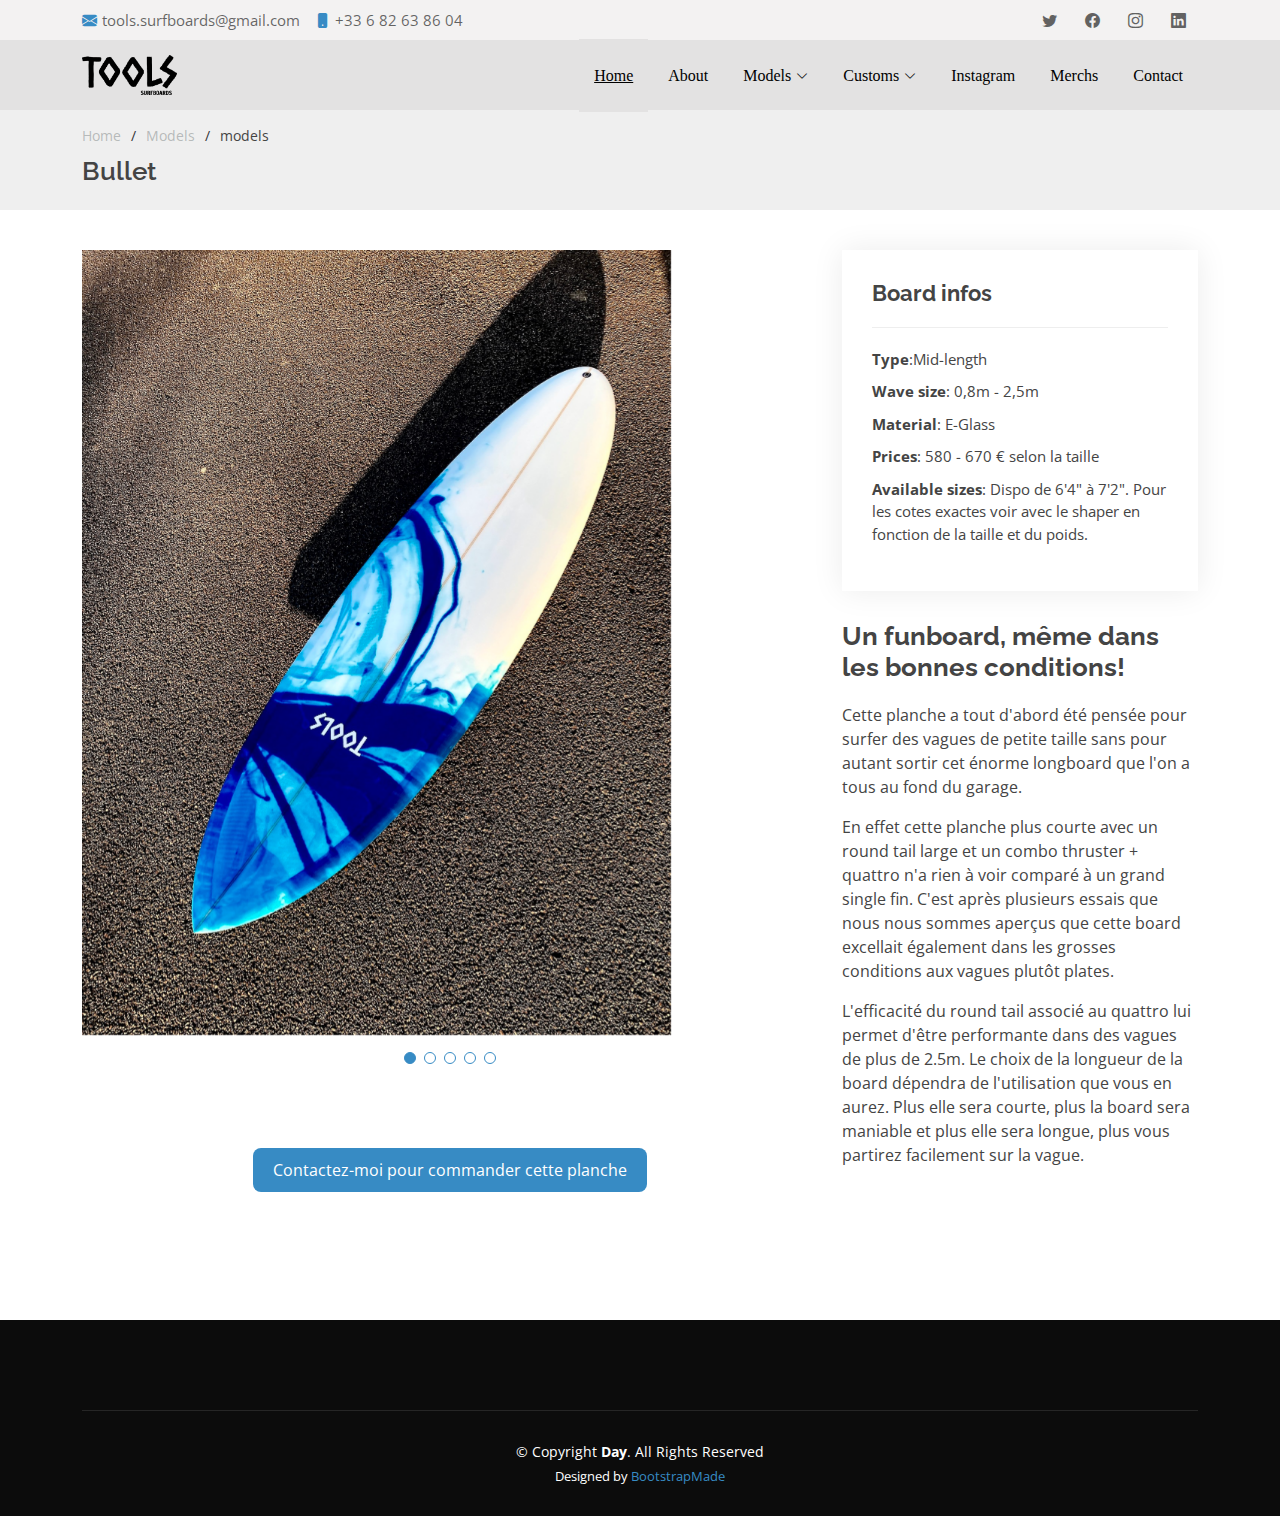
<file: bullet-details.html>
<!DOCTYPE html>
<html lang="en">

<head>
  <meta charset="utf-8">
  <meta content="width=device-width, initial-scale=1.0" name="viewport">

  <title>Bullet | Tools surfboards | shaper en Vendée</title>
  <meta content="Bullet, planche de surf custom shapé en Vendée | Tools Surfboards" name="description">
  <meta content="" name="keywords">

  <!-- Favicons -->
  <link href="assets/img/maintenance.png" rel="icon">
  <link href="assets/img/apple-touch-icon.png" rel="apple-touch-icon">

  <!-- Google Fonts -->
  <link href="https://fonts.googleapis.com/css?family=Open+Sans:300,300i,400,400i,600,600i,700,700i|Raleway:300,300i,400,400i,500,500i,600,600i,700,700i|Poppins:300,300i,400,400i,500,500i,600,600i,700,700i" rel="stylesheet">

  <!-- Vendor CSS Files -->
  <link href="assets/vendor/aos/aos.css" rel="stylesheet">
  <link href="assets/vendor/bootstrap/css/bootstrap.min.css" rel="stylesheet">
  <link href="assets/vendor/bootstrap-icons/bootstrap-icons.css" rel="stylesheet">
  <link href="assets/vendor/boxicons/css/boxicons.min.css" rel="stylesheet">
  <link href="assets/vendor/glightbox/css/glightbox.min.css" rel="stylesheet">
  <link href="assets/vendor/swiper/swiper-bundle.min.css" rel="stylesheet">

  <!-- Template Main CSS File -->
  <link href="assets/css/style.css" rel="stylesheet">

  <!-- =======================================================
  * Template Name: Day - v4.9.1
  * Template URL: https://bootstrapmade.com/day-multipurpose-html-template-for-free/
  * Author: BootstrapMade.com
  * License: https://bootstrapmade.com/license/
  ======================================================== -->
</head>

<body>

  <!-- ======= Top Bar ======= -->
  <section id="topbar" class="d-flex align-items-center">
    <div class="container d-flex justify-content-center justify-content-md-between">
      <div class="contact-info d-flex align-items-center">
        <i class="bi bi-envelope-fill"></i><a href="mailto:contact@example.com">tools.surfboards@gmail.com</a>
        <i class="bi bi-phone-fill phone-icon"></i> +33 6 82 63 86 04
      </div>
      <div class="social-links d-none d-md-block">
        <a href="#" class="twitter"><i class="bi bi-twitter"></i></a>
        <a href="#" class="facebook"><i class="bi bi-facebook"></i></a>
        <a href="#" class="instagram"><i class="bi bi-instagram"></i></a>
        <a href="#" class="linkedin"><i class="bi bi-linkedin"></i></i></a>
      </div>
    </div>
  </section>

  <!-- ======= Header ======= -->
  <header id="header" class="d-flex align-items-center">
    <div class="container d-flex align-items-center justify-content-between">

      <!-- <h1 class="logo"><a href="index.html">Tools Surfboards</a></h1> -->
      <!-- Uncomment below if you prefer to use an image logo -->
      <a href="index.html" class="logo"><img src="assets/img/logo-tools.png" alt="" class="img-fluid"></a>

      <nav id="navbar" class="navbar">
        <ul>
          <li><a class="nav-link scrollto active" href="index.html">Home</a></li>
          <li><a class="nav-link scrollto" href="index.html#about">About</a></li>
          <li class="dropdown"><a href="index.html#portfolio"><span>Models</span> <i class="bi bi-chevron-down"></i></a>
            <ul>
              <li><a href="mini-simmons-details.html">Mini Simmons</a></li>
              <li><a href="maquereau-details.html">El Maquereau</a></li>
              <li><a href="bullet-details.html">Bullet</a></li>
              <li><a href="semi-gun-details.html">Semi-gun</a></li>
            </ul>
          </li>
          <li class="dropdown"><a href="index.html#customs"><span>Customs</span> <i class="bi bi-chevron-down"></i></a>
            <ul>
              <li><a href="classic-fish.html">Twin</a></li>
              <li><a href="shortboard.html">Shortboard</a></li>
              <li><a href="step-up.html">Step-up</a></li>
              <li><a href="mid-length.html">Mid-length</a></li>
              <li><a href="longboard.html">Longboard</a></li>
            </ul>
          <li><a class="nav-link scrollto " href="index.html#instagram">Instagram</a></li>

          </li>          <li><a class="nav-link scrollto" href="#team">Merchs</a></li>
          <li><a class="nav-link scrollto" href="index.html#contact">Contact</a></li>

        </ul>
        <i class="bi bi-list mobile-nav-toggle"></i>
      </nav><!-- .navbar -->

    </div>
  </header><!-- End Header -->
  
  <main id="main">

    <!-- ======= Breadcrumbs ======= -->
    <section id="breadcrumbs" class="breadcrumbs">
      <div class="container">

        <ol>
          <li><a href="index.html">Home</a></li>
          <li><a href="index.html#portfolio">Models</a></li>
          <li>models</li>
        </ol>
        <h2>Bullet</h2>

      </div>
    </section><!-- End Breadcrumbs -->

    <!-- ======= Portfolio Details Section ======= -->
    <section id="portfolio-details" class="portfolio-details">
      <div class="container">

        <div class="row gy-4">

          <div class="col-lg-8">
            <div class="portfolio-details-slider swiper">
              <div class="swiper-wrapper align-items-center">

                <div class="swiper-slide">
                  <img src="assets/img/portfolio/Bullet_5.jpg" alt="">
                </div>

                <div class="swiper-slide">
                  <img src="assets/img/portfolio/Bullet_8.jpg" alt="">
                </div>
                <div class="swiper-slide">
                  <img src="assets/img/portfolio/Bullet_7.jpg" alt="">
                </div>
                <div class="swiper-slide">
                  <img src="assets/img/portfolio/Bullet_9.jpg" alt="">
                </div>
                <div class="swiper-slide">
                  <img src="assets/img/portfolio/Bullet_3.JPG" alt="">
                </div>
              </div>
              <div class="swiper-pagination"></div>
            </div>
            <div class="button-container">
              <button class="paperform" data-paperform-id="tools-surfboards-contact" data-popup-button="1">Contactez-moi pour commander cette planche</button><script>(function() { var script = document.createElement('script'); script.src = "https://paperform.co/__embed.min.js";document.body.appendChild(script); })()</script>          <!-- TO DO :  Slider sur la photo -->
              </div>
          </div>

          <div class="col-lg-4">
            <div class="portfolio-info">
              <h3>Board infos</h3>
              <ul>
                <li><strong>Type</strong>:Mid-length</li>
                <li><strong>Wave size</strong>: 0,8m - 2,5m</li>
                <li><strong>Material</strong>: E-Glass </li>
                <li><strong>Prices</strong>: 580 - 670 € selon la taille </li>
                <li><strong>Available sizes</strong>: Dispo de 6'4" à 7'2". Pour les cotes exactes voir avec le shaper en fonction de la taille et du poids.</li> 
              </ul>
            </div>
            <div class="portfolio-description">
              <h2>Un funboard, même dans les bonnes conditions!</h2>
              <p>
                Cette planche a tout d'abord été pensée pour surfer des vagues de petite taille sans pour autant sortir cet énorme longboard que l'on a tous au fond du garage.
              </p>
              <p>
                En effet cette planche plus courte avec un round tail large et un combo thruster + quattro n'a rien à voir comparé à un grand single fin. C'est après plusieurs essais que nous nous sommes aperçus que cette board excellait également dans les grosses conditions aux vagues plutôt plates.
              </p>
              <p>
                L'efficacité du round tail associé au quattro lui permet d'être performante dans des vagues de plus de 2.5m. Le choix de la longueur de la board dépendra de l'utilisation que vous en
aurez. Plus elle sera courte, plus la board sera maniable et plus elle sera longue, plus vous partirez facilement sur la vague.
              </p>
            </div>
          </div>

        </div>

      </div>
    </section><!-- End Portfolio Details Section -->

  </main><!-- End #main -->

  <!-- ======= Footer ======= -->
  <footer id="footer">
    <div class="footer-top">
      
    </div>

    <div class="container">
      <div class="copyright">
        &copy; Copyright <strong><span>Day</span></strong>. All Rights Reserved
      </div>
      <div class="credits">
        <!-- All the links in the footer should remain intact. -->
        <!-- You can delete the links only if you purchased the pro version. -->
        <!-- Licensing information: https://bootstrapmade.com/license/ -->
        <!-- Purchase the pro version with working PHP/AJAX contact form: https://bootstrapmade.com/day-multipurpose-html-template-for-free/ -->
        Designed by <a href="https://bootstrapmade.com/">BootstrapMade</a>
      </div>
    </div>
  </footer><!-- End Footer -->

  <a href="#" class="back-to-top d-flex align-items-center justify-content-center"><i class="bi bi-arrow-up-short"></i></a>
  <div id="preloader"></div>

  <!-- Vendor JS Files -->
  <script src="assets/vendor/aos/aos.js"></script>
  <script src="assets/vendor/bootstrap/js/bootstrap.bundle.min.js"></script>
  <script src="assets/vendor/glightbox/js/glightbox.min.js"></script>
  <script src="assets/vendor/isotope-layout/isotope.pkgd.min.js"></script>
  <script src="assets/vendor/swiper/swiper-bundle.min.js"></script>
  <script src="assets/vendor/php-email-form/validate.js"></script>

  <!-- Template Main JS File -->
  <script src="assets/js/main.js"></script>

</body>

</html>
</file>
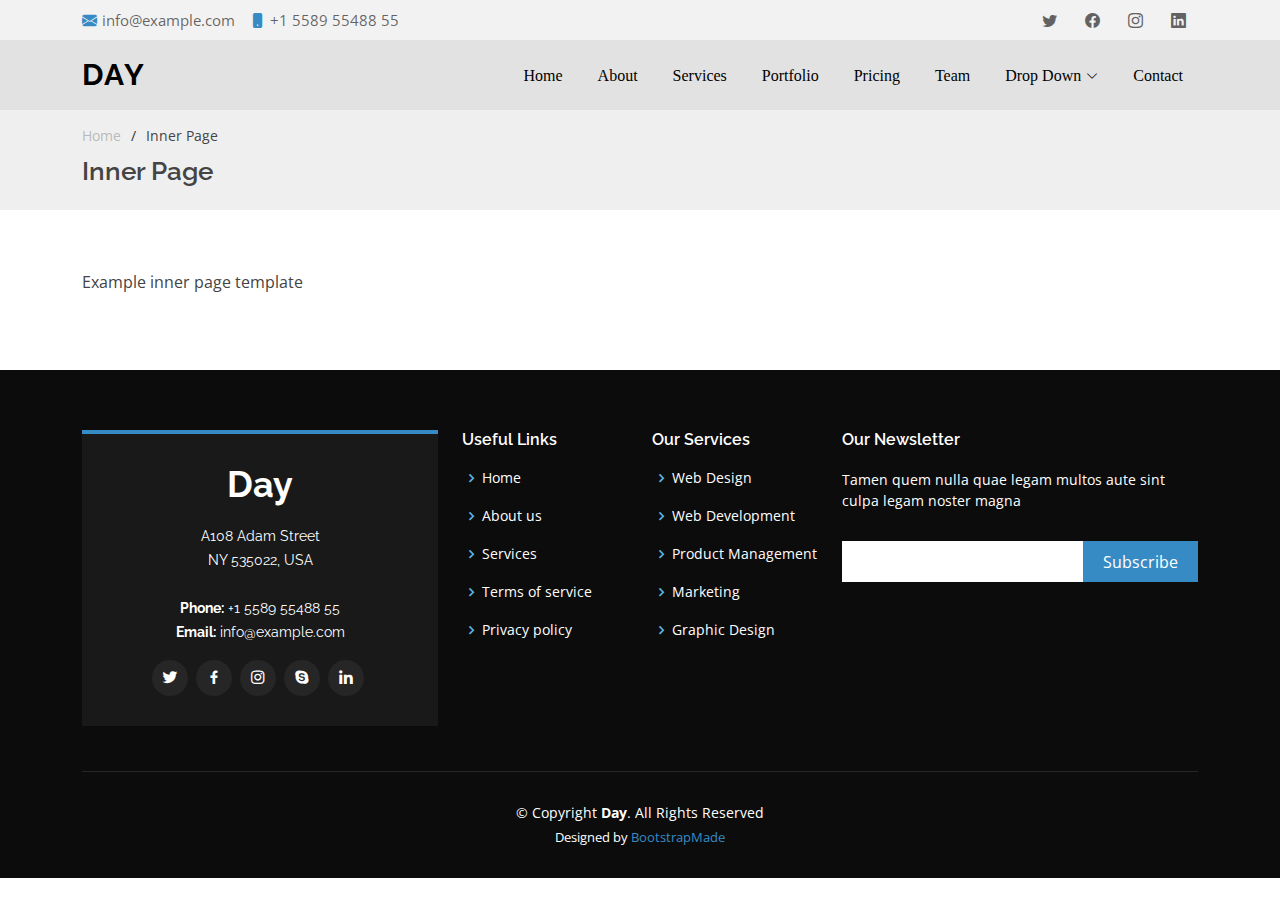
<file: inner-page.html>
<!DOCTYPE html>
<html lang="en">

<head>
  <meta charset="utf-8">
  <meta content="width=device-width, initial-scale=1.0" name="viewport">

  <title>Inner Page - Day Bootstrap Template</title>
  <meta content="" name="description">
  <meta content="" name="keywords">

  <!-- Favicons -->
  <link href="assets/img/favicon.png" rel="icon">
  <link href="assets/img/apple-touch-icon.png" rel="apple-touch-icon">

  <!-- Google Fonts -->
  <link href="https://fonts.googleapis.com/css?family=Open+Sans:300,300i,400,400i,600,600i,700,700i|Raleway:300,300i,400,400i,500,500i,600,600i,700,700i|Poppins:300,300i,400,400i,500,500i,600,600i,700,700i" rel="stylesheet">

  <!-- Vendor CSS Files -->
  <link href="assets/vendor/aos/aos.css" rel="stylesheet">
  <link href="assets/vendor/bootstrap/css/bootstrap.min.css" rel="stylesheet">
  <link href="assets/vendor/bootstrap-icons/bootstrap-icons.css" rel="stylesheet">
  <link href="assets/vendor/boxicons/css/boxicons.min.css" rel="stylesheet">
  <link href="assets/vendor/glightbox/css/glightbox.min.css" rel="stylesheet">
  <link href="assets/vendor/swiper/swiper-bundle.min.css" rel="stylesheet">

  <!-- Template Main CSS File -->
  <link href="assets/css/style.css" rel="stylesheet">

  <!-- =======================================================
  * Template Name: Day - v4.9.1
  * Template URL: https://bootstrapmade.com/day-multipurpose-html-template-for-free/
  * Author: BootstrapMade.com
  * License: https://bootstrapmade.com/license/
  ======================================================== -->
</head>

<body>

  <!-- ======= Top Bar ======= -->
  <section id="topbar" class="d-flex align-items-center">
    <div class="container d-flex justify-content-center justify-content-md-between">
      <div class="contact-info d-flex align-items-center">
        <i class="bi bi-envelope-fill"></i><a href="mailto:contact@example.com">info@example.com</a>
        <i class="bi bi-phone-fill phone-icon"></i> +1 5589 55488 55
      </div>
      <div class="social-links d-none d-md-block">
        <a href="#" class="twitter"><i class="bi bi-twitter"></i></a>
        <a href="#" class="facebook"><i class="bi bi-facebook"></i></a>
        <a href="#" class="instagram"><i class="bi bi-instagram"></i></a>
        <a href="#" class="linkedin"><i class="bi bi-linkedin"></i></i></a>
      </div>
    </div>
  </section>

  <!-- ======= Header ======= -->
  <header id="header" class="d-flex align-items-center">
    <div class="container d-flex align-items-center justify-content-between">

      <h1 class="logo"><a href="index.html">Day</a></h1>
      <!-- Uncomment below if you prefer to use an image logo -->
      <!-- <a href="index.html" class="logo"><img src="assets/img/logo.png" alt="" class="img-fluid"></a>-->

      <nav id="navbar" class="navbar">
        <ul>
          <li><a class="nav-link scrollto " href="#hero">Home</a></li>
          <li><a class="nav-link scrollto" href="#about">About</a></li>
          <li><a class="nav-link scrollto" href="#services">Services</a></li>
          <li><a class="nav-link scrollto " href="#portfolio">Portfolio</a></li>
          <li><a class="nav-link scrollto" href="#pricing">Pricing</a></li>
          <li><a class="nav-link scrollto" href="#team">Team</a></li>
          <li class="dropdown"><a href="#"><span>Drop Down</span> <i class="bi bi-chevron-down"></i></a>
            <ul>
              <li><a href="#">Drop Down 1</a></li>
              <li class="dropdown"><a href="#"><span>Deep Drop Down</span> <i class="bi bi-chevron-right"></i></a>
                <ul>
                  <li><a href="#">Deep Drop Down 1</a></li>
                  <li><a href="#">Deep Drop Down 2</a></li>
                  <li><a href="#">Deep Drop Down 3</a></li>
                  <li><a href="#">Deep Drop Down 4</a></li>
                  <li><a href="#">Deep Drop Down 5</a></li>
                </ul>
              </li>
              <li><a href="#">Drop Down 2</a></li>
              <li><a href="#">Drop Down 3</a></li>
              <li><a href="#">Drop Down 4</a></li>
            </ul>
          </li>
          <li><a class="nav-link scrollto" href="#contact">Contact</a></li>
        </ul>
        <i class="bi bi-list mobile-nav-toggle"></i>
      </nav><!-- .navbar -->

    </div>
  </header><!-- End Header -->

  <main id="main">

    <!-- ======= Breadcrumbs ======= -->
    <section id="breadcrumbs" class="breadcrumbs">
      <div class="container">

        <ol>
          <li><a href="index.html">Home</a></li>
          <li>Inner Page</li>
        </ol>
        <h2>Inner Page</h2>

      </div>
    </section><!-- End Breadcrumbs -->

    <section class="inner-page">
      <div class="container">
        <p>
          Example inner page template
        </p>
      </div>
    </section>

  </main><!-- End #main -->

  <!-- ======= Footer ======= -->
  <footer id="footer">
    <div class="footer-top">
      <div class="container">
        <div class="row">

          <div class="col-lg-4 col-md-6">
            <div class="footer-info">
              <h3>Day</h3>
              <p>
                A108 Adam Street <br>
                NY 535022, USA<br><br>
                <strong>Phone:</strong> +1 5589 55488 55<br>
                <strong>Email:</strong> info@example.com<br>
              </p>
              <div class="social-links mt-3">
                <a href="#" class="twitter"><i class="bx bxl-twitter"></i></a>
                <a href="#" class="facebook"><i class="bx bxl-facebook"></i></a>
                <a href="#" class="instagram"><i class="bx bxl-instagram"></i></a>
                <a href="#" class="google-plus"><i class="bx bxl-skype"></i></a>
                <a href="#" class="linkedin"><i class="bx bxl-linkedin"></i></a>
              </div>
            </div>
          </div>

          <div class="col-lg-2 col-md-6 footer-links">
            <h4>Useful Links</h4>
            <ul>
              <li><i class="bx bx-chevron-right"></i> <a href="#">Home</a></li>
              <li><i class="bx bx-chevron-right"></i> <a href="#">About us</a></li>
              <li><i class="bx bx-chevron-right"></i> <a href="#">Services</a></li>
              <li><i class="bx bx-chevron-right"></i> <a href="#">Terms of service</a></li>
              <li><i class="bx bx-chevron-right"></i> <a href="#">Privacy policy</a></li>
            </ul>
          </div>

          <div class="col-lg-2 col-md-6 footer-links">
            <h4>Our Services</h4>
            <ul>
              <li><i class="bx bx-chevron-right"></i> <a href="#">Web Design</a></li>
              <li><i class="bx bx-chevron-right"></i> <a href="#">Web Development</a></li>
              <li><i class="bx bx-chevron-right"></i> <a href="#">Product Management</a></li>
              <li><i class="bx bx-chevron-right"></i> <a href="#">Marketing</a></li>
              <li><i class="bx bx-chevron-right"></i> <a href="#">Graphic Design</a></li>
            </ul>
          </div>

          <div class="col-lg-4 col-md-6 footer-newsletter">
            <h4>Our Newsletter</h4>
            <p>Tamen quem nulla quae legam multos aute sint culpa legam noster magna</p>
            <form action="" method="post">
              <input type="email" name="email"><input type="submit" value="Subscribe">
            </form>

          </div>

        </div>
      </div>
    </div>

    <div class="container">
      <div class="copyright">
        &copy; Copyright <strong><span>Day</span></strong>. All Rights Reserved
      </div>
      <div class="credits">
        <!-- All the links in the footer should remain intact. -->
        <!-- You can delete the links only if you purchased the pro version. -->
        <!-- Licensing information: https://bootstrapmade.com/license/ -->
        <!-- Purchase the pro version with working PHP/AJAX contact form: https://bootstrapmade.com/day-multipurpose-html-template-for-free/ -->
        Designed by <a href="https://bootstrapmade.com/">BootstrapMade</a>
      </div>
    </div>
  </footer><!-- End Footer -->

  <a href="#" class="back-to-top d-flex align-items-center justify-content-center"><i class="bi bi-arrow-up-short"></i></a>
  <div id="preloader"></div>

  <!-- Vendor JS Files -->
  <script src="assets/vendor/aos/aos.js"></script>
  <script src="assets/vendor/bootstrap/js/bootstrap.bundle.min.js"></script>
  <script src="assets/vendor/glightbox/js/glightbox.min.js"></script>
  <script src="assets/vendor/isotope-layout/isotope.pkgd.min.js"></script>
  <script src="assets/vendor/swiper/swiper-bundle.min.js"></script>
  <script src="assets/vendor/php-email-form/validate.js"></script>

  <!-- Template Main JS File -->
  <script src="assets/js/main.js"></script>

</body>

</html>
</file>
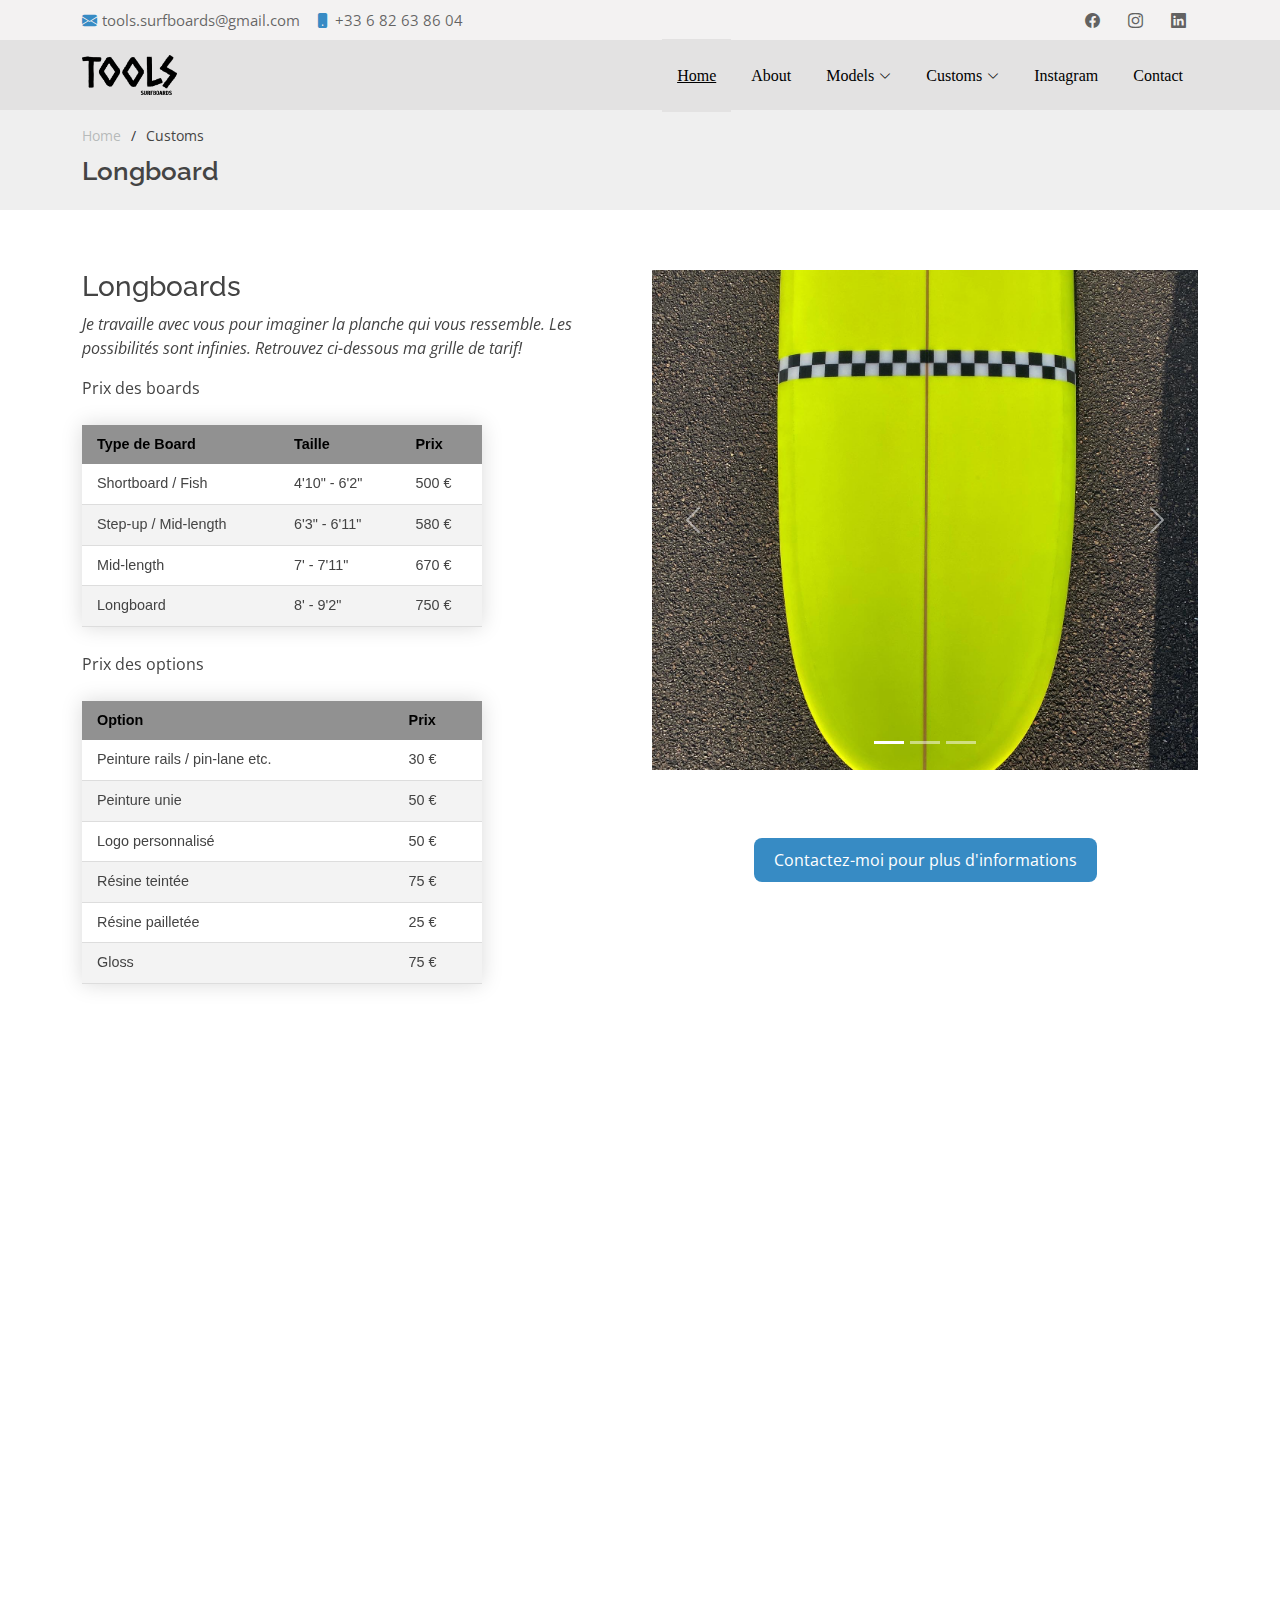
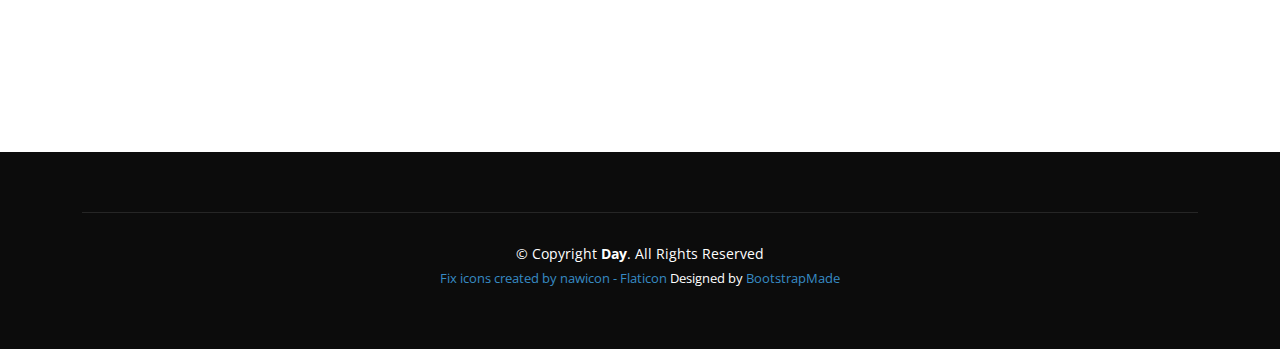
<file: longboard.html>
<!DOCTYPE html>
<html lang="en">

<head>
  <meta charset="utf-8">
  <meta content="width=device-width, initial-scale=1.0" name="viewport">

  <title>Longboard | Tools surfboards | shaper en Vendée</title>
  <meta content="Longboard, planche de surf custom shapé en Vendée | Tools Surfboards" name="description">
  <meta content="" name="keywords">

  <!-- Favicons -->
  <link href="assets/img/maintenance.png" rel="icon">
  <link href="assets/img/apple-touch-icon.png" rel="apple-touch-icon">

  <!-- Google Fonts -->
  <link href="https://fonts.googleapis.com/css?family=Open+Sans:300,300i,400,400i,600,600i,700,700i|Raleway:300,300i,400,400i,500,500i,600,600i,700,700i|Poppins:300,300i,400,400i,500,500i,600,600i,700,700i" rel="stylesheet">

  <!-- Vendor CSS Files -->
  <link href="assets/vendor/aos/aos.css" rel="stylesheet">
  <link href="assets/vendor/bootstrap/css/bootstrap.min.css" rel="stylesheet">
  <link href="assets/vendor/bootstrap-icons/bootstrap-icons.css" rel="stylesheet">
  <link href="assets/vendor/boxicons/css/boxicons.min.css" rel="stylesheet">
  <link href="assets/vendor/glightbox/css/glightbox.min.css" rel="stylesheet">
  <link href="assets/vendor/swiper/swiper-bundle.min.css" rel="stylesheet">

  <!-- Template Main CSS File -->
  <link href="assets/css/style.css" rel="stylesheet">

  <!-- =======================================================
  * Template Name: Day - v4.9.1
  * Template URL: https://bootstrapmade.com/day-multipurpose-html-template-for-free/
  * Author: BootstrapMade.com
  * License: https://bootstrapmade.com/license/
  ======================================================== -->
</head>

<body>

   <!-- ======= Top Bar ======= -->
   <section id="topbar" class="d-flex align-items-center">
    <div class="container d-flex justify-content-center justify-content-md-between">
      <div class="contact-info d-flex align-items-center">
        <i class="bi bi-envelope-fill"></i><a href="mailto:contact@example.com">tools.surfboards@gmail.com</a>
        <i class="bi bi-phone-fill phone-icon"></i> +33 6 82 63 86 04
      </div>
      <div class="social-links d-none d-md-block">
        <a href="#" class="facebook"><i class="bi bi-facebook"></i></a>
        <a href="#" class="instagram"><i class="bi bi-instagram"></i></a>
        <a href="#" class="linkedin"><i class="bi bi-linkedin"></i></i></a>
      </div>
    </div>
  </section>

  <!-- ======= Header ======= -->
  <header id="header" class="d-flex align-items-center">
    <div class="container d-flex align-items-center justify-content-between">

      <!-- <h1 class="logo"><a href="index.html">Tools Surfboards</a></h1> -->
      <!-- Uncomment below if you prefer to use an image logo -->
      <a href="index.html" class="logo"><img src="assets/img/logo-tools.png" alt="" class="img-fluid"></a>

      <nav id="navbar" class="navbar">
        <ul>
          <li><a class="nav-link scrollto active" href="index.html">Home</a></li>
          <li><a class="nav-link scrollto" href="index.html#about">About</a></li>
          <li class="dropdown"><a href="index.html#portfolio"><span>Models</span> <i class="bi bi-chevron-down"></i></a>
            <ul>
              <li><a href="mini-simmons-details.html">Mini Simmons</a></li>
              <li><a href="maquereau-details.html">El Maquereau</a></li>
              <li><a href="bullet-details.html">Bullet</a></li>
              <li><a href="semi-gun-details.html">Semi-gun</a></li>
            </ul>
          </li>
          <li class="dropdown"><a href="#customs"><span>Customs</span> <i class="bi bi-chevron-down"></i></a>
            <ul>
              <li><a href="classic-fish.html">Twin</a></li>
              <li><a href="shortboard.html">Shortboard</a></li>
              <li><a href="step-up.html">Step-up</a></li>
              <li><a href="mid-length.html">Mid-length</a></li>
              <li><a href="longboard.html">Longboard</a></li>
            </ul>
          <li><a class="nav-link scrollto " href="index.html#instagram">Instagram</a></li>

          <li><a class="nav-link scrollto" href="index.html#contact">Contact</a></li>

        </ul>
        <i class="bi bi-list mobile-nav-toggle"></i>
      </nav><!-- .navbar -->

    </div>
  </header><!-- End Header -->

  <main id="main">

    <!-- ======= Breadcrumbs ======= -->
    <section id="breadcrumbs" class="breadcrumbs">
      <div class="container">

        <ol>
          <li><a href="index.html">Home</a></li>
          <li>Customs</li>
        </ol>
        <h2>Longboard</h2>

      </div>
    </section><!-- End Breadcrumbs -->

    <section id="description" class="description">
      <div class="container">

        <div class="row">
          <div class="col-lg-6 order-1 order-lg-2" data-aos="fade-left">
            
            <div id="carouselExampleIndicators" class="carousel slide" data-bs-ride="carousel">
              <div class="carousel-indicators">
                <button type="button" data-bs-target="#carouselExampleIndicators" data-bs-slide-to="0" class="active" aria-current="true" aria-label="Slide 1"></button>
                <button type="button" data-bs-target="#carouselExampleIndicators" data-bs-slide-to="1" aria-label="Slide 2"></button>
                <button type="button" data-bs-target="#carouselExampleIndicators" data-bs-slide-to="2" aria-label="Slide 3"></button>
              </div>
              <div class="carousel-inner">
                <div class="carousel-item active">
                  <img src="assets/img/customs/longboard/longboard1.jpg" class="d-block w-100" alt="assets/img/customs/longboard/longboard1.jpg">
                </div>
                <div class="carousel-item">
                  <img src="assets/img/customs/longboard/longboard2.jpg" class="d-block w-100" alt="assets/img/customs/longboard/longboard2.jpg">
                </div>
                <div class="carousel-item">
                  <img src="assets/img/customs/longboard/longboard3.jpg" class="d-block w-100" alt="assets/img/customs/longboard/longboard3.jpg">
                </div>
              </div>
              <button class="carousel-control-prev" type="button" data-bs-target="#carouselExampleIndicators" data-bs-slide="prev">
                <span class="carousel-control-prev-icon" aria-hidden="true"></span>
                <span class="visually-hidden">Previous</span>
              </button>
              <button class="carousel-control-next" type="button" data-bs-target="#carouselExampleIndicators" data-bs-slide="next">
                <span class="carousel-control-next-icon" aria-hidden="true"></span>
                <span class="visually-hidden">Next</span>
              </button>
            </div>
            <div class="button-container">
            <button class="paperform" data-paperform-id="tools-surfboards-contact" data-popup-button="1">Contactez-moi pour plus d'informations</button><script>(function() { var script = document.createElement('script'); script.src = "https://paperform.co/__embed.min.js";document.body.appendChild(script); })()</script>          <!-- TO DO :  Slider sur la photo -->
            </div>
          </div>
          <div class="col-lg-6 pt-4 pt-lg-0 order-2 order-lg-1 content" data-aos="fade-right">
            <h3>Longboards  </h3>
            <p class="fst-italic">
              Je travaille avec vous pour imaginer la planche qui vous ressemble. Les possibilités sont infinies. Retrouvez ci-dessous ma grille de tarif!
           </p>

          <caption> Prix des boards</caption>
          <table class="styled-table">
            <thead>
                <tr>
                    <th>Type de Board</th>
                    <th>Taille</th>
                    <th>Prix</th>
                </tr>
            </thead>
            <tbody>
                <tr>
                    <td>Shortboard / Fish</td>
                    <td>4'10" - 6'2"</td>
                    <td>500 €</td>
                </tr>
                <tr>
                    <td>Step-up / Mid-length</td>
                    <td>6'3" - 6'11"</td>
                    <td>580 €</td>
                </tr>
                <tr>
                  <td>Mid-length</td>
                  <td>7' - 7'11"</td>
                  <td>670 €</td>
                </tr>
                <tr class="active-row">
                  <td>Longboard</td>
                  <td>8' - 9'2"</td>
                  <td>750 €</td>
                </tr>
            </tbody>
          </table>

          <caption> Prix des options</caption>

          <table class="styled-table">
            <thead>
                <tr>
                    <th>Option</th>
                    <th>Prix</th>
                </tr>
            </thead>
            <tbody>
                <tr>
                    <td>Peinture rails / pin-lane etc.</td>
                    <td>30 €</td>
                </tr>
                <tr>
                    <td>Peinture unie</td>
                    <td>50 €</td>
                </tr>
                <tr>
                  <td>Logo personnalisé</td>
                  <td>50 €</td>
                </tr>
                <tr>
                  <td>Résine teintée</td>
                  <td>75 €</td>
                </tr>
                <tr>
                  <td>Résine pailletée</td>
                  <td>25 €</td>
                </tr>
                <tr>
                  <td>Gloss</td>
                  <td>75 €</td>
                </tr>
            </tbody>
          </table>
          
          </div>
        </div>

      </div>
    </section><!-- End About Section -->
  </main><!-- End #main -->

  <section id="contact" class="contact">
    <div class="container">

      <div class="row" data-aos="fade-up">
        <div class="col-lg-6">
          <div class="info-box mb-4">
            <i class="bx bx-map"></i>
            <h3>Adresse</h3>
            <p>18 rue Charles Nicolle, 85100 Les Sables d'Olonne</p>
          </div>
        </div>

        <div class="col-lg-3 col-md-6">
          <div class="info-box  mb-4">
            <i class="bx bx-envelope"></i>
            <h3>Mon email</h3>
            <p>tools.surfboards@gmail.com/p>
          </div>
        </div>

        <div class="col-lg-3 col-md-6">
          <div class="info-box  mb-4">
            <i class="bx bx-phone-call"></i>
            <h3>Appelez-moi !</h3>
            <p>+33 6 82 63 86 04</p>
          </div>
        </div>

      </div>

      <div class="row" data-aos="fade-up">

        <div class="col-lg-6 ">
           
          <iframe class="mb-4 mb-lg-0" src="https://www.google.com/maps/embed?pb=!1m18!1m12!1m3!1d2755.5465185348316!2d-1.7506655008480325!3d46.507851837656006!2m3!1f0!2f0!3f0!3m2!1i1024!2i768!4f13.1!3m3!1m2!1s0x4804436c5b1e7d5b%3A0x5043252df75943b7!2sTools%20Surfboards!5e0!3m2!1sfr!2sfr!4v1671264213134!5m2!1sfr!2sfr" frameborder="0" style="border:0; width: 100%; height: 384px;" allowfullscreen></iframe>
        </div>

        <div class="col-lg-6">
          <form action="forms/contact.php" method="post" role="form" class="php-email-form">
            <div class="row">
              <div class="col-md-6 form-group">
                <input type="text" name="name" class="form-control" id="name" placeholder="Ton Nom" required>
              </div>
              <div class="col-md-6 form-group mt-3 mt-md-0">
                <input type="email" class="form-control" name="email" id="email" placeholder="Ton email" required>
              </div>
            </div>
            <div class="form-group mt-3">
              <input type="text" class="form-control" name="subject" id="subject" placeholder="Objet" required>
            </div>
            <div class="form-group mt-3">
              <textarea class="form-control" name="message" rows="5" placeholder="Message" required></textarea>
            </div>
            <div class="my-3">
              <div class="loading">Chargement</div>
              <div class="error-message"></div>
              <div class="sent-message">Votre message a bien été envoyé, merci!</div>
            </div>
            <div class="text-center"><button type="submit">Envoyer le message</button></div>
          </form>
        </div>

      </div>

    </div>
  </section><!-- End Contact Section -->

</main><!-- End #main -->

<!-- ======= Footer ======= -->
<footer id="footer">
  <div class="footer-top">


  <div class="container">
    <div class="copyright">
      &copy; Copyright <strong><span>Day</span></strong>. All Rights Reserved
    </div>
    <div class="credits">
      <a href="https://www.flaticon.com/free-icons/fix" title="fix icons">Fix icons created by nawicon - Flaticon</a>


      <!-- All the links in the footer should remain intact. -->
      <!-- You can delete the links only if you purchased the pro version. -->
      <!-- Licensing information: https://bootstrapmade.com/license/ -->
      <!-- Purchase the pro version with working PHP/AJAX contact form: https://bootstrapmade.com/day-multipurpose-html-template-for-free/ -->
      Designed by <a href="https://bootstrapmade.com/">BootstrapMade</a>
    </div>
  </div>
</footer><!-- End Footer -->

<a href="#" class="back-to-top d-flex align-items-center justify-content-center"><i class="bi bi-arrow-up-short"></i></a>
<div id="preloader"></div>

<!-- Vendor JS Files -->
<script src="assets/vendor/aos/aos.js"></script>
<script src="assets/vendor/bootstrap/js/bootstrap.bundle.min.js"></script>
<script src="assets/vendor/glightbox/js/glightbox.min.js"></script>
<script src="assets/vendor/isotope-layout/isotope.pkgd.min.js"></script>
<script src="assets/vendor/swiper/swiper-bundle.min.js"></script>
<script src="assets/vendor/php-email-form/validate.js"></script>
<script language="JavaScript" type="text/javascript">
  $(document).ready(function(){
    $('.carousel').carousel({
      interval: 2000
    })
  });    
</script>
<!-- Template Main JS File -->
<script src="assets/js/main.js"></script>

</body>

</html>
</file>
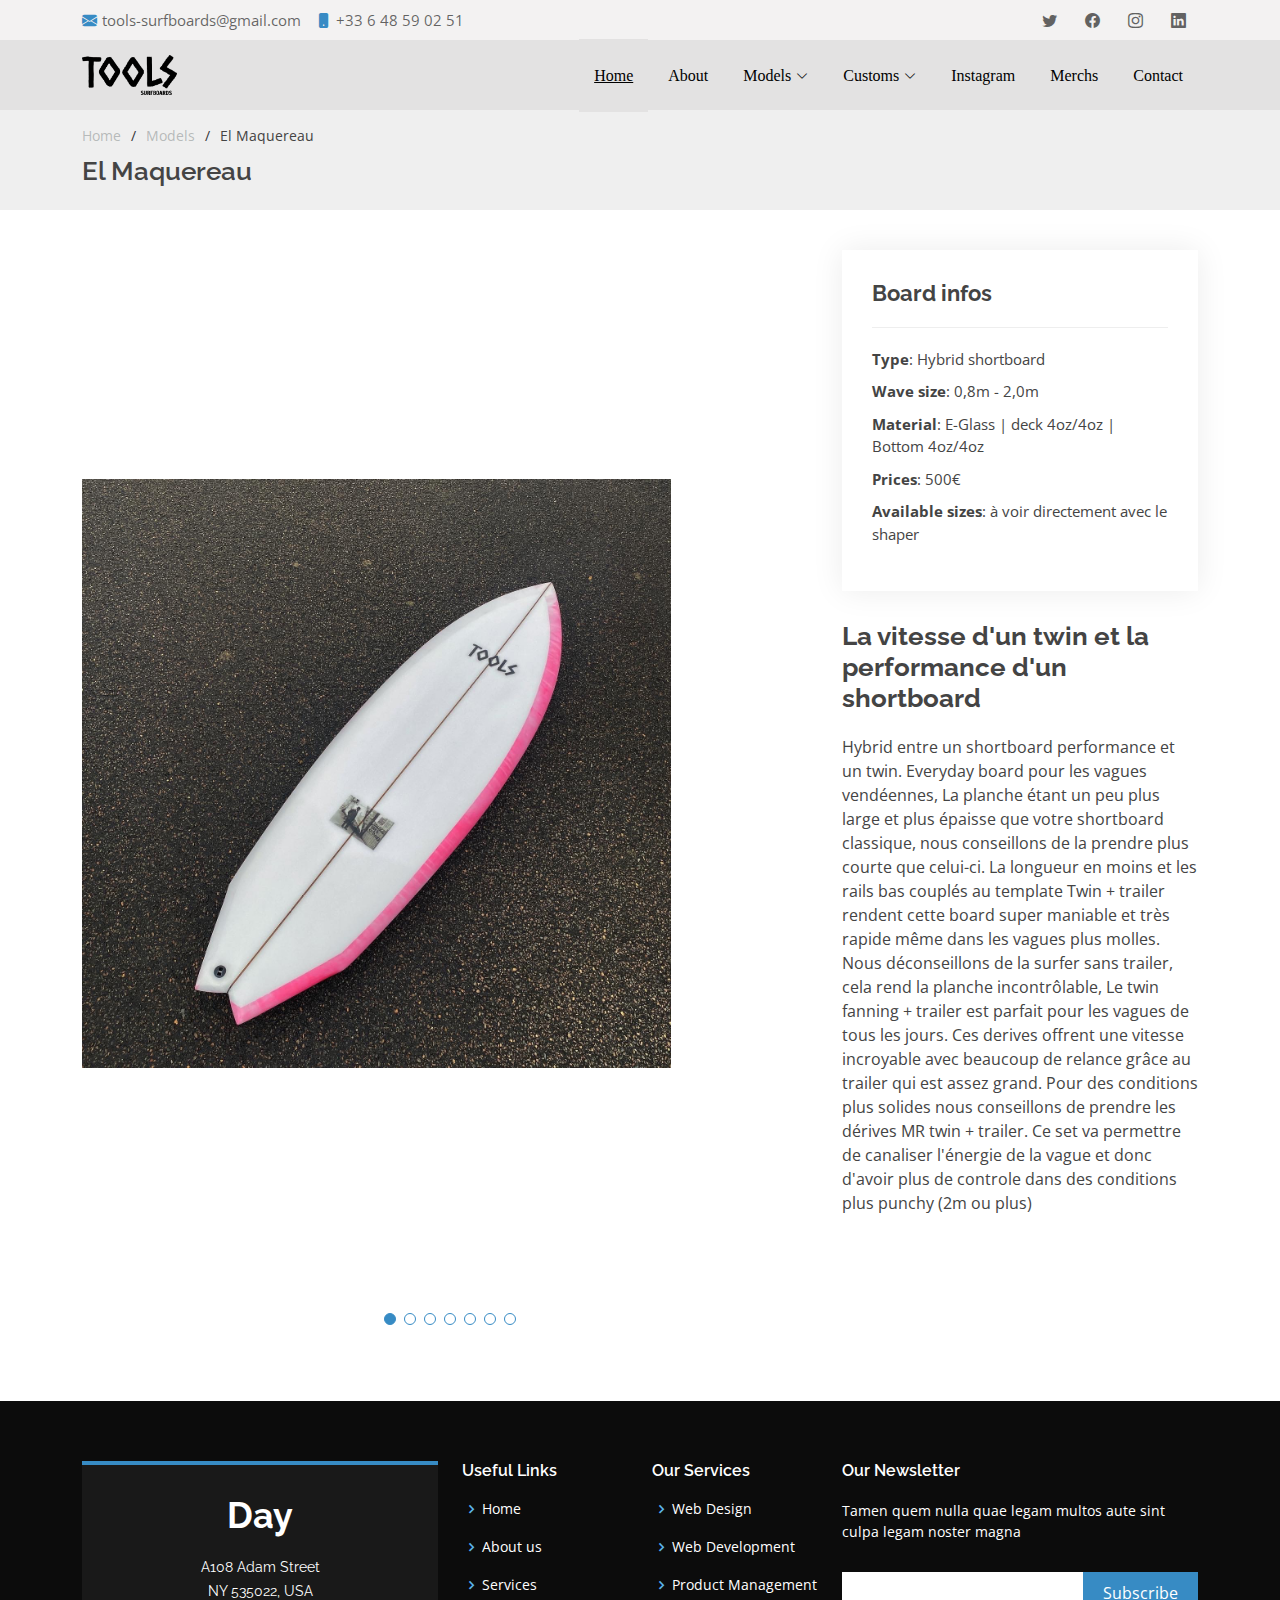
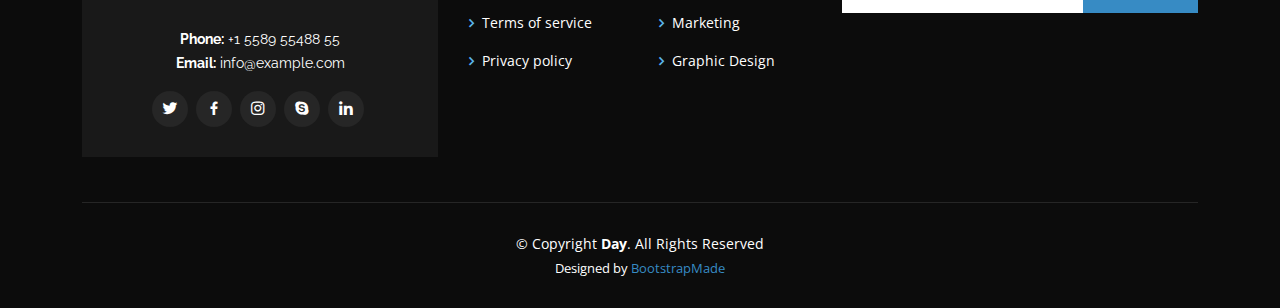
<file: maquereau-details copy.html>
<!DOCTYPE html>
<html lang="en">

<head>
  <meta charset="utf-8">
  <meta content="width=device-width, initial-scale=1.0" name="viewport">

  <title>>El-Maquereau | Tools surfboards | shaper en Vendée</title>
  <meta content="" name="description">
  <meta content="" name="keywords">

  <!-- Favicons -->
  <link href="assets/img/maintenance.png" rel="icon">
  <link href="assets/img/apple-touch-icon.png" rel="apple-touch-icon">

  <!-- Google Fonts -->
  <link href="https://fonts.googleapis.com/css?family=Open+Sans:300,300i,400,400i,600,600i,700,700i|Raleway:300,300i,400,400i,500,500i,600,600i,700,700i|Poppins:300,300i,400,400i,500,500i,600,600i,700,700i" rel="stylesheet">

  <!-- Vendor CSS Files -->
  <link href="assets/vendor/aos/aos.css" rel="stylesheet">
  <link href="assets/vendor/bootstrap/css/bootstrap.min.css" rel="stylesheet">
  <link href="assets/vendor/bootstrap-icons/bootstrap-icons.css" rel="stylesheet">
  <link href="assets/vendor/boxicons/css/boxicons.min.css" rel="stylesheet">
  <link href="assets/vendor/glightbox/css/glightbox.min.css" rel="stylesheet">
  <link href="assets/vendor/swiper/swiper-bundle.min.css" rel="stylesheet">

  <!-- Template Main CSS File -->
  <link href="assets/css/style.css" rel="stylesheet">

  <!-- =======================================================
  * Template Name: Day - v4.9.1
  * Template URL: https://bootstrapmade.com/day-multipurpose-html-template-for-free/
  * Author: BootstrapMade.com
  * License: https://bootstrapmade.com/license/
  ======================================================== -->
</head>

<body>

  <!-- ======= Top Bar ======= -->
  <section id="topbar" class="d-flex align-items-center">
    <div class="container d-flex justify-content-center justify-content-md-between">
      <div class="contact-info d-flex align-items-center">
        <i class="bi bi-envelope-fill"></i><a href="mailto:contact@example.com">tools-surfboards@gmail.com</a>
        <i class="bi bi-phone-fill phone-icon"></i> +33 6 48 59 02 51
      </div>
      <div class="social-links d-none d-md-block">
        <a href="#" class="twitter"><i class="bi bi-twitter"></i></a>
        <a href="#" class="facebook"><i class="bi bi-facebook"></i></a>
        <a href="#" class="instagram"><i class="bi bi-instagram"></i></a>
        <a href="#" class="linkedin"><i class="bi bi-linkedin"></i></i></a>
      </div>
    </div>
  </section>

  <!-- ======= Header ======= -->
  <header id="header" class="d-flex align-items-center">
    <div class="container d-flex align-items-center justify-content-between">

      <!-- <h1 class="logo"><a href="index.html">Tools Surfboards</a></h1> -->
      <!-- Uncomment below if you prefer to use an image logo -->
      <a href="index.html" class="logo"><img src="assets/img/logo-tools.png" alt="" class="img-fluid"></a>

      <nav id="navbar" class="navbar">
        <ul>
          <li><a class="nav-link scrollto active" href="#hero">Home</a></li>
          <li><a class="nav-link scrollto" href="#about">About</a></li>
          <li class="dropdown"><a href="#portfolio"><span>Models</span> <i class="bi bi-chevron-down"></i></a>
            <ul>
              <li><a href="mini-simmons-details.html">Mini Simmons</a></li>
              <li><a href="maquereau-details.html">El Maquereau</a></li>
            </ul>
          </li>
          <li class="dropdown"><a href="#customs"><span>Customs</span> <i class="bi bi-chevron-down"></i></a>
            <ul>
              <li><a href="classic-fish.html">Classic Fish</a></li>
              <li><a href="shortboard.html">Shortboard</a></li>
              <li><a href="step-up.html">Step-up</a></li>
              <li><a href="mid-length.html">Mid-length</a></li>
              <li><a href="longboard.html">Longboard</a></li>
            </ul>
          <li><a class="nav-link scrollto " href="#instagram">Instagram</a></li>

          </li>          <li><a class="nav-link scrollto" href="#team">Merchs</a></li>
          <li><a class="nav-link scrollto" href="#contact">Contact</a></li>

        </ul>
        <i class="bi bi-list mobile-nav-toggle"></i>
      </nav><!-- .navbar -->

    </div>
  </header><!-- End Header -->
  
  <main id="main">

    <!-- ======= Breadcrumbs ======= -->
    <section id="breadcrumbs" class="breadcrumbs">
      <div class="container">

        <ol>
          <li><a href="index.html">Home</a></li>
          <li><a href="index.html#portfolio">Models</a></li>
          <li>El Maquereau</li>
        </ol>
        <h2>El Maquereau</h2>

      </div>
    </section><!-- End Breadcrumbs -->

    <!-- ======= Portfolio Details Section ======= -->
    <section id="portfolio-details" class="portfolio-details">
      <div class="container">

        <div class="row gy-4">

          <div class="col-lg-8">
            <div class="portfolio-details-slider swiper">
              <div class="swiper-wrapper align-items-center">

                <div class="swiper-slide">
                  <img src="assets/img/portfolio/maquereau_1.JPG" alt="">
                </div>

                <div class="swiper-slide">
                  <img src="assets/img/portfolio/maquereau_2.jpg" alt="">
                </div>

                <div class="swiper-slide">
                  <img src="assets/img/portfolio/maquereau_4.jpg" alt="">
                </div>
                <div class="swiper-slide">
                  <img src="assets/img/portfolio/maquereau_5.JPG" alt="">
                </div>
                <div class="swiper-slide">
                  <img src="assets/img/portfolio/maquereau_6.JPG" alt="">
                </div>
                <div class="swiper-slide">
                  <img src="assets/img/portfolio/maquereau_7.jpg" alt="">
                </div>
                <div class="swiper-slide">
                  <img src="assets/img/portfolio/maquereau_8.jpg" alt="">
                </div>

              </div>
              <div class="swiper-pagination"></div>
            </div>
          </div>

          <div class="col-lg-4">
            <div class="portfolio-info">
              <h3>Board infos</h3>
              <ul>
                <li><strong>Type</strong>: Hybrid shortboard</li>
                <li><strong>Wave size</strong>: 0,8m - 2,0m</li>
                <li><strong>Material</strong>: E-Glass | deck 4oz/4oz | Bottom 4oz/4oz</li>
                <li><strong>Prices</strong>: 500€</li>
                <li><strong>Available sizes</strong>: à voir directement avec le shaper</li> 
              </ul>
            </div>
            <div class="portfolio-description">
              <h2>La vitesse d'un twin et la performance d'un shortboard</h2>
              <p>
                Hybrid entre un shortboard performance et un twin. Everyday board pour les vagues vendéennes, La planche étant un peu
                plus large et plus épaisse que votre shortboard classique, nous conseillons de la prendre plus courte que celui-ci. La
                longueur en moins et les rails bas couplés au template Twin + trailer rendent cette board super maniable et très rapide
                même dans les vagues plus molles. Nous déconseillons de la surfer sans trailer, cela rend la planche incontrôlable, Le twin
                fanning + trailer est parfait pour les vagues de tous les jours. Ces derives offrent une vitesse incroyable avec beaucoup de
                relance grâce au trailer qui est assez grand. Pour des conditions plus solides nous conseillons de prendre les dérives MR twin + trailer. 
                Ce set va permettre de canaliser l'énergie de la vague et donc d'avoir plus de controle dans des conditions plus punchy (2m ou plus) 
              </p>
            </div>
          </div>

        </div>

      </div>
    </section><!-- End Portfolio Details Section -->

  </main><!-- End #main -->

  <!-- ======= Footer ======= -->
  <footer id="footer">
    <div class="footer-top">
      <div class="container">
        <div class="row">

          <div class="col-lg-4 col-md-6">
            <div class="footer-info">
              <h3>Day</h3>
              <p>
                A108 Adam Street <br>
                NY 535022, USA<br><br>
                <strong>Phone:</strong> +1 5589 55488 55<br>
                <strong>Email:</strong> info@example.com<br>
              </p>
              <div class="social-links mt-3">
                <a href="#" class="twitter"><i class="bx bxl-twitter"></i></a>
                <a href="#" class="facebook"><i class="bx bxl-facebook"></i></a>
                <a href="#" class="instagram"><i class="bx bxl-instagram"></i></a>
                <a href="#" class="google-plus"><i class="bx bxl-skype"></i></a>
                <a href="#" class="linkedin"><i class="bx bxl-linkedin"></i></a>
              </div>
            </div>
          </div>

          <div class="col-lg-2 col-md-6 footer-links">
            <h4>Useful Links</h4>
            <ul>
              <li><i class="bx bx-chevron-right"></i> <a href="#">Home</a></li>
              <li><i class="bx bx-chevron-right"></i> <a href="#">About us</a></li>
              <li><i class="bx bx-chevron-right"></i> <a href="#">Services</a></li>
              <li><i class="bx bx-chevron-right"></i> <a href="#">Terms of service</a></li>
              <li><i class="bx bx-chevron-right"></i> <a href="#">Privacy policy</a></li>
            </ul>
          </div>

          <div class="col-lg-2 col-md-6 footer-links">
            <h4>Our Services</h4>
            <ul>
              <li><i class="bx bx-chevron-right"></i> <a href="#">Web Design</a></li>
              <li><i class="bx bx-chevron-right"></i> <a href="#">Web Development</a></li>
              <li><i class="bx bx-chevron-right"></i> <a href="#">Product Management</a></li>
              <li><i class="bx bx-chevron-right"></i> <a href="#">Marketing</a></li>
              <li><i class="bx bx-chevron-right"></i> <a href="#">Graphic Design</a></li>
            </ul>
          </div>

          <div class="col-lg-4 col-md-6 footer-newsletter">
            <h4>Our Newsletter</h4>
            <p>Tamen quem nulla quae legam multos aute sint culpa legam noster magna</p>
            <form action="" method="post">
              <input type="email" name="email"><input type="submit" value="Subscribe">
            </form>

          </div>

        </div>
      </div>
    </div>

    <div class="container">
      <div class="copyright">
        &copy; Copyright <strong><span>Day</span></strong>. All Rights Reserved
      </div>
      <div class="credits">
        <!-- All the links in the footer should remain intact. -->
        <!-- You can delete the links only if you purchased the pro version. -->
        <!-- Licensing information: https://bootstrapmade.com/license/ -->
        <!-- Purchase the pro version with working PHP/AJAX contact form: https://bootstrapmade.com/day-multipurpose-html-template-for-free/ -->
        Designed by <a href="https://bootstrapmade.com/">BootstrapMade</a>
      </div>
    </div>
  </footer><!-- End Footer -->

  <a href="#" class="back-to-top d-flex align-items-center justify-content-center"><i class="bi bi-arrow-up-short"></i></a>
  <div id="preloader"></div>

  <!-- Vendor JS Files -->
  <script src="assets/vendor/aos/aos.js"></script>
  <script src="assets/vendor/bootstrap/js/bootstrap.bundle.min.js"></script>
  <script src="assets/vendor/glightbox/js/glightbox.min.js"></script>
  <script src="assets/vendor/isotope-layout/isotope.pkgd.min.js"></script>
  <script src="assets/vendor/swiper/swiper-bundle.min.js"></script>
  <script src="assets/vendor/php-email-form/validate.js"></script>

  <!-- Template Main JS File -->
  <script src="assets/js/main.js"></script>

</body>

</html>
</file>
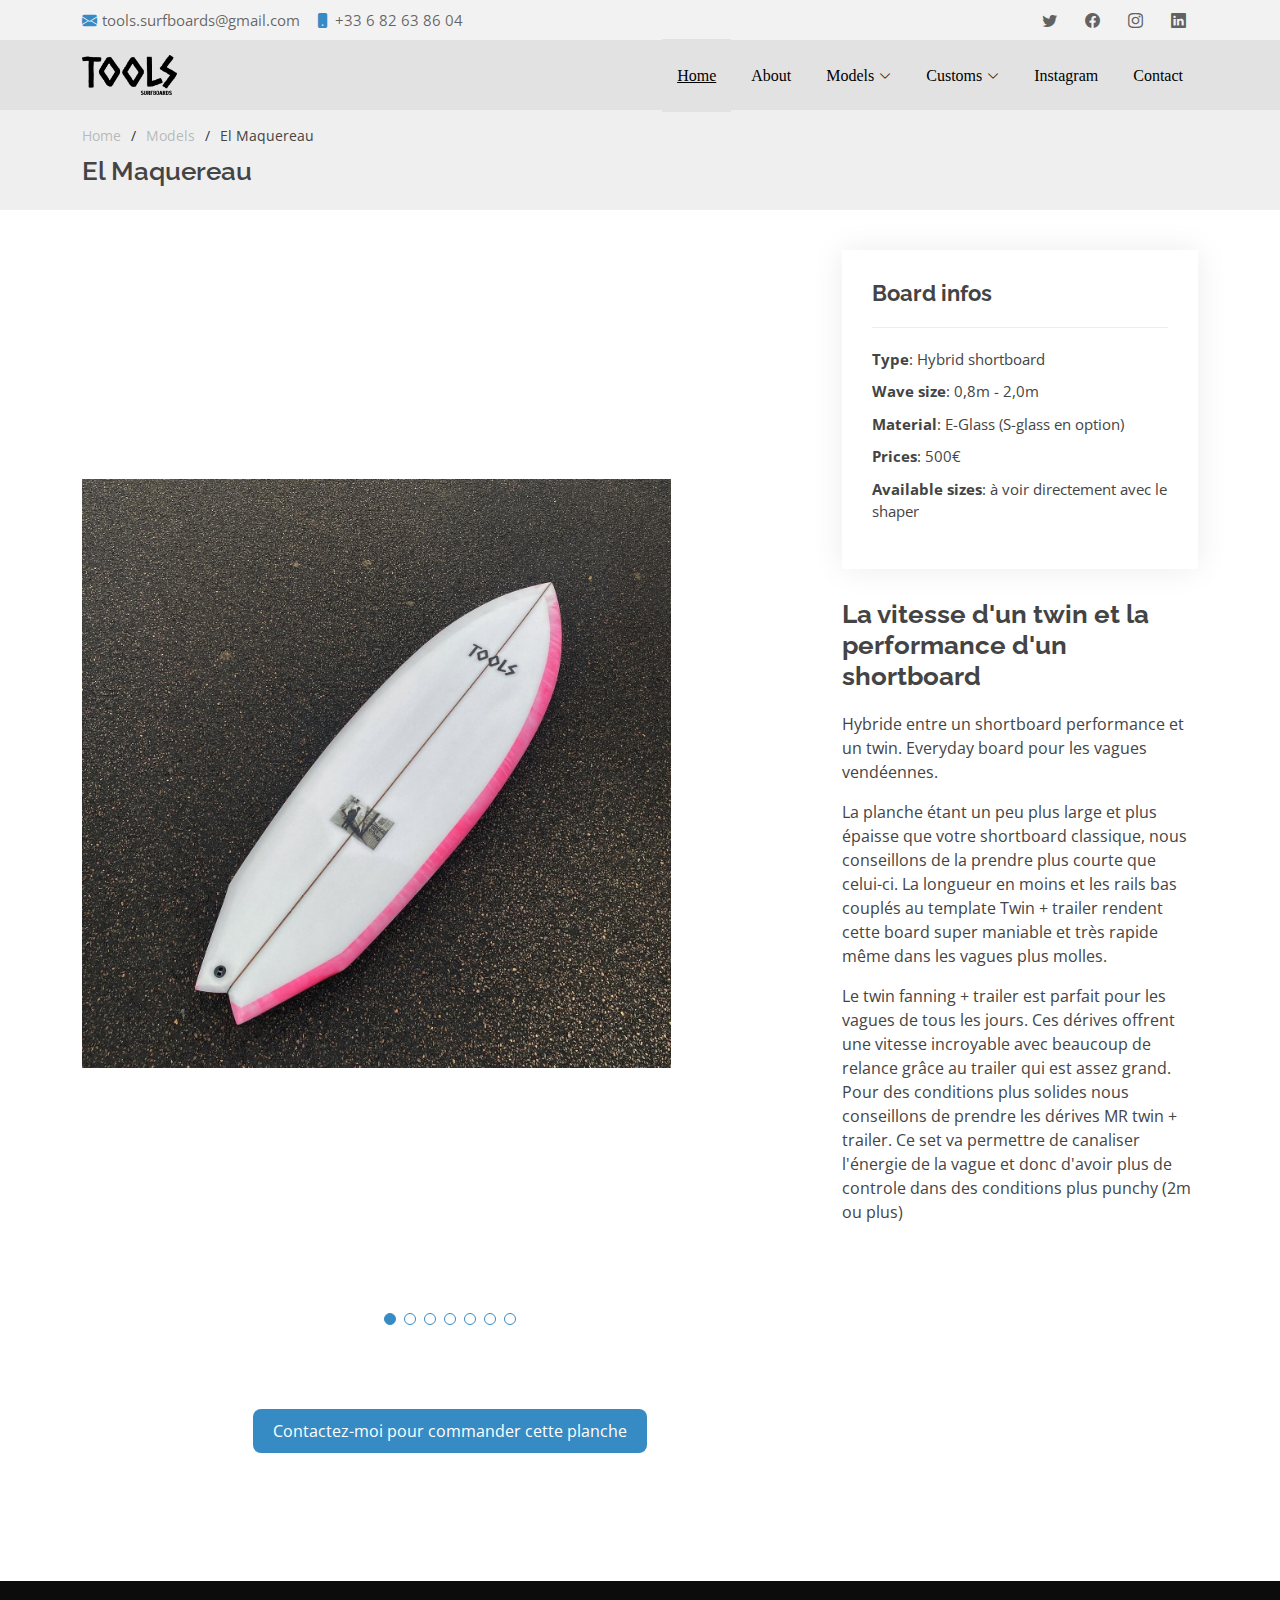
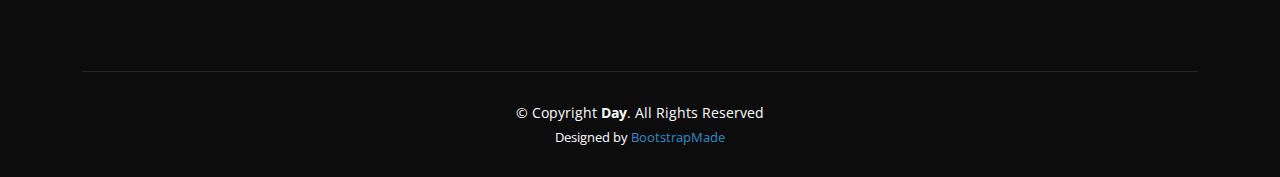
<file: maquereau-details.html>
<!DOCTYPE html>
<html lang="en">

<head>
  <meta charset="utf-8">
  <meta content="width=device-width, initial-scale=1.0" name="viewport">

  <title>El-Maquereau | Tools surfboards | shaper en Vendée</title>
  <meta content="El maquereau, planche de surf custom shapé en Vendée | Tools Surfboards" name="description">
  <meta content="" name="keywords">

  <!-- Favicons -->
  <link href="assets/img/maintenance.png" rel="icon">
  <link href="assets/img/apple-touch-icon.png" rel="apple-touch-icon">

  <!-- Google Fonts -->
  <link href="https://fonts.googleapis.com/css?family=Open+Sans:300,300i,400,400i,600,600i,700,700i|Raleway:300,300i,400,400i,500,500i,600,600i,700,700i|Poppins:300,300i,400,400i,500,500i,600,600i,700,700i" rel="stylesheet">

  <!-- Vendor CSS Files -->
  <link href="assets/vendor/aos/aos.css" rel="stylesheet">
  <link href="assets/vendor/bootstrap/css/bootstrap.min.css" rel="stylesheet">
  <link href="assets/vendor/bootstrap-icons/bootstrap-icons.css" rel="stylesheet">
  <link href="assets/vendor/boxicons/css/boxicons.min.css" rel="stylesheet">
  <link href="assets/vendor/glightbox/css/glightbox.min.css" rel="stylesheet">
  <link href="assets/vendor/swiper/swiper-bundle.min.css" rel="stylesheet">

  <!-- Template Main CSS File -->
  <link href="assets/css/style.css" rel="stylesheet">

  <!-- =======================================================
  * Template Name: Day - v4.9.1
  * Template URL: https://bootstrapmade.com/day-multipurpose-html-template-for-free/
  * Author: BootstrapMade.com
  * License: https://bootstrapmade.com/license/
  ======================================================== -->
</head>

<body>

  <!-- ======= Top Bar ======= -->
  <section id="topbar" class="d-flex align-items-center">
    <div class="container d-flex justify-content-center justify-content-md-between">
      <div class="contact-info d-flex align-items-center">
        <i class="bi bi-envelope-fill"></i><a href="mailto:contact@example.com">tools.surfboards@gmail.com</a>
        <i class="bi bi-phone-fill phone-icon"></i> +33 6 82 63 86 04
      </div>
      <div class="social-links d-none d-md-block">
        <a href="#" class="twitter"><i class="bi bi-twitter"></i></a>
        <a href="#" class="facebook"><i class="bi bi-facebook"></i></a>
        <a href="#" class="instagram"><i class="bi bi-instagram"></i></a>
        <a href="#" class="linkedin"><i class="bi bi-linkedin"></i></i></a>
      </div>
    </div>
  </section>

  <!-- ======= Header ======= -->
  <header id="header" class="d-flex align-items-center">
    <div class="container d-flex align-items-center justify-content-between">

      <!-- <h1 class="logo"><a href="index.html">Tools Surfboards</a></h1> -->
      <!-- Uncomment below if you prefer to use an image logo -->
      <a href="index.html" class="logo"><img src="assets/img/logo-tools.png" alt="" class="img-fluid"></a>

      <nav id="navbar" class="navbar">
        <ul>
          <li><a class="nav-link scrollto active" href="index.html">Home</a></li>
          <li><a class="nav-link scrollto" href="index.html#about">About</a></li>
          <li class="dropdown"><a href="index.html#portfolio"><span>Models</span> <i class="bi bi-chevron-down"></i></a>
            <ul>
              <li><a href="mini-simmons-details.html">Mini Simmons</a></li>
              <li><a href="maquereau-details.html">El Maquereau</a></li>
              <li><a href="bullet-details.html">Bullet</a></li>
              <li><a href="semi-gun-details.html">Semi-gun</a></li>
            </ul>
          </li>
          <li class="dropdown"><a href="index.html#customs"><span>Customs</span> <i class="bi bi-chevron-down"></i></a>
            <ul>
              <li><a href="classic-fish.html">Twin</a></li>
              <li><a href="shortboard.html">Shortboard</a></li>
              <li><a href="step-up.html">Step-up</a></li>
              <li><a href="mid-length.html">Mid-length</a></li>
              <li><a href="longboard.html">Longboard</a></li>
            </ul>
          <li><a class="nav-link scrollto " href="index.html#instagram">Instagram</a></li>
          <li><a class="nav-link scrollto" href="index.html#contact">Contact</a></li>

        </ul>
        <i class="bi bi-list mobile-nav-toggle"></i>
      </nav><!-- .navbar -->

    </div>
  </header><!-- End Header -->
  
  <main id="main">

    <!-- ======= Breadcrumbs ======= -->
    <section id="breadcrumbs" class="breadcrumbs">
      <div class="container">

        <ol>
          <li><a href="index.html">Home</a></li>
          <li><a href="index.html#portfolio">Models</a></li>
          <li>El Maquereau</li>
        </ol>
        <h2>El Maquereau</h2>

      </div>
    </section><!-- End Breadcrumbs -->

    <!-- ======= Portfolio Details Section ======= -->
    <section id="portfolio-details" class="portfolio-details">
      <div class="container">

        <div class="row gy-4">

          <div class="col-lg-8">
            <div class="portfolio-details-slider swiper">
              <div class="swiper-wrapper align-items-center">

                <div class="swiper-slide">
                  <img src="assets/img/portfolio/maquereau_1.JPG" alt="">
                </div>

                <div class="swiper-slide">
                  <img src="assets/img/portfolio/maquereau_2.jpg" alt="">
                </div>

                <div class="swiper-slide">
                  <img src="assets/img/portfolio/maquereau_4.jpg" alt="">
                </div>
                <div class="swiper-slide">
                  <img src="assets/img/portfolio/maquereau_5.JPG" alt="">
                </div>
                <div class="swiper-slide">
                  <img src="assets/img/portfolio/maquereau_6.JPG" alt="">
                </div>
                <div class="swiper-slide">
                  <img src="assets/img/portfolio/maquereau_7.jpg" alt="">
                </div>
                <div class="swiper-slide">
                  <img src="assets/img/portfolio/maquereau_8.jpg" alt="">
                </div>

              </div>
              <div class="swiper-pagination"></div>
            </div>
            <div class="button-container">
              <button class="paperform" data-paperform-id="tools-surfboards-contact" data-popup-button="1">Contactez-moi pour commander cette planche</button><script>(function() { var script = document.createElement('script'); script.src = "https://paperform.co/__embed.min.js";document.body.appendChild(script); })()</script>          <!-- TO DO :  Slider sur la photo -->
              </div>
          </div>
          

          <div class="col-lg-4">
            <div class="portfolio-info">
              <h3>Board infos</h3>
              <ul>
                <li><strong>Type</strong>: Hybrid shortboard</li>
                <li><strong>Wave size</strong>: 0,8m - 2,0m</li>
                <li><strong>Material</strong>: E-Glass (S-glass en option)</li>
                <li><strong>Prices</strong>: 500€</li>
                <li><strong>Available sizes</strong>: à voir directement avec le shaper</li> 
              </ul>
            </div>
            <div class="portfolio-description">
              <h2>La vitesse d'un twin et la performance d'un shortboard</h2>
              <p>
                Hybride entre un shortboard performance et un twin. Everyday board pour les vagues vendéennes.
              </p>
              <p>La planche étant un peu plus large et plus épaisse que votre shortboard classique, nous conseillons de la prendre plus courte que celui-ci. La
                longueur en moins et les rails bas couplés au template Twin + trailer rendent cette board super maniable et très rapide
                même dans les vagues plus molles. 
              </p>
              <p>
                Le twin fanning + trailer est parfait pour les vagues de tous les jours. Ces dérives offrent une vitesse incroyable avec beaucoup de
                relance grâce au trailer qui est assez grand. Pour des conditions plus solides nous conseillons de prendre les dérives MR twin + trailer. 
                Ce set va permettre de canaliser l'énergie de la vague et donc d'avoir plus de controle dans des conditions plus punchy (2m ou plus) 
              </p>
            </div>
          </div>

        </div>

      </div>
    </section><!-- End Portfolio Details Section -->

  </main><!-- End #main -->

  <!-- ======= Footer ======= -->
  <footer id="footer">
    <div class="footer-top">

    </div>

    <div class="container">
      <div class="copyright">
        &copy; Copyright <strong><span>Day</span></strong>. All Rights Reserved
      </div>
      <div class="credits">
        <!-- All the links in the footer should remain intact. -->
        <!-- You can delete the links only if you purchased the pro version. -->
        <!-- Licensing information: https://bootstrapmade.com/license/ -->
        <!-- Purchase the pro version with working PHP/AJAX contact form: https://bootstrapmade.com/day-multipurpose-html-template-for-free/ -->
        Designed by <a href="https://bootstrapmade.com/">BootstrapMade</a>
      </div>
    </div>
  </footer><!-- End Footer -->

  <a href="#" class="back-to-top d-flex align-items-center justify-content-center"><i class="bi bi-arrow-up-short"></i></a>
  <div id="preloader"></div>

  <!-- Vendor JS Files -->
  <script src="assets/vendor/aos/aos.js"></script>
  <script src="assets/vendor/bootstrap/js/bootstrap.bundle.min.js"></script>
  <script src="assets/vendor/glightbox/js/glightbox.min.js"></script>
  <script src="assets/vendor/isotope-layout/isotope.pkgd.min.js"></script>
  <script src="assets/vendor/swiper/swiper-bundle.min.js"></script>
  <script src="assets/vendor/php-email-form/validate.js"></script>

  <!-- Template Main JS File -->
  <script src="assets/js/main.js"></script>

</body>

</html>
</file>
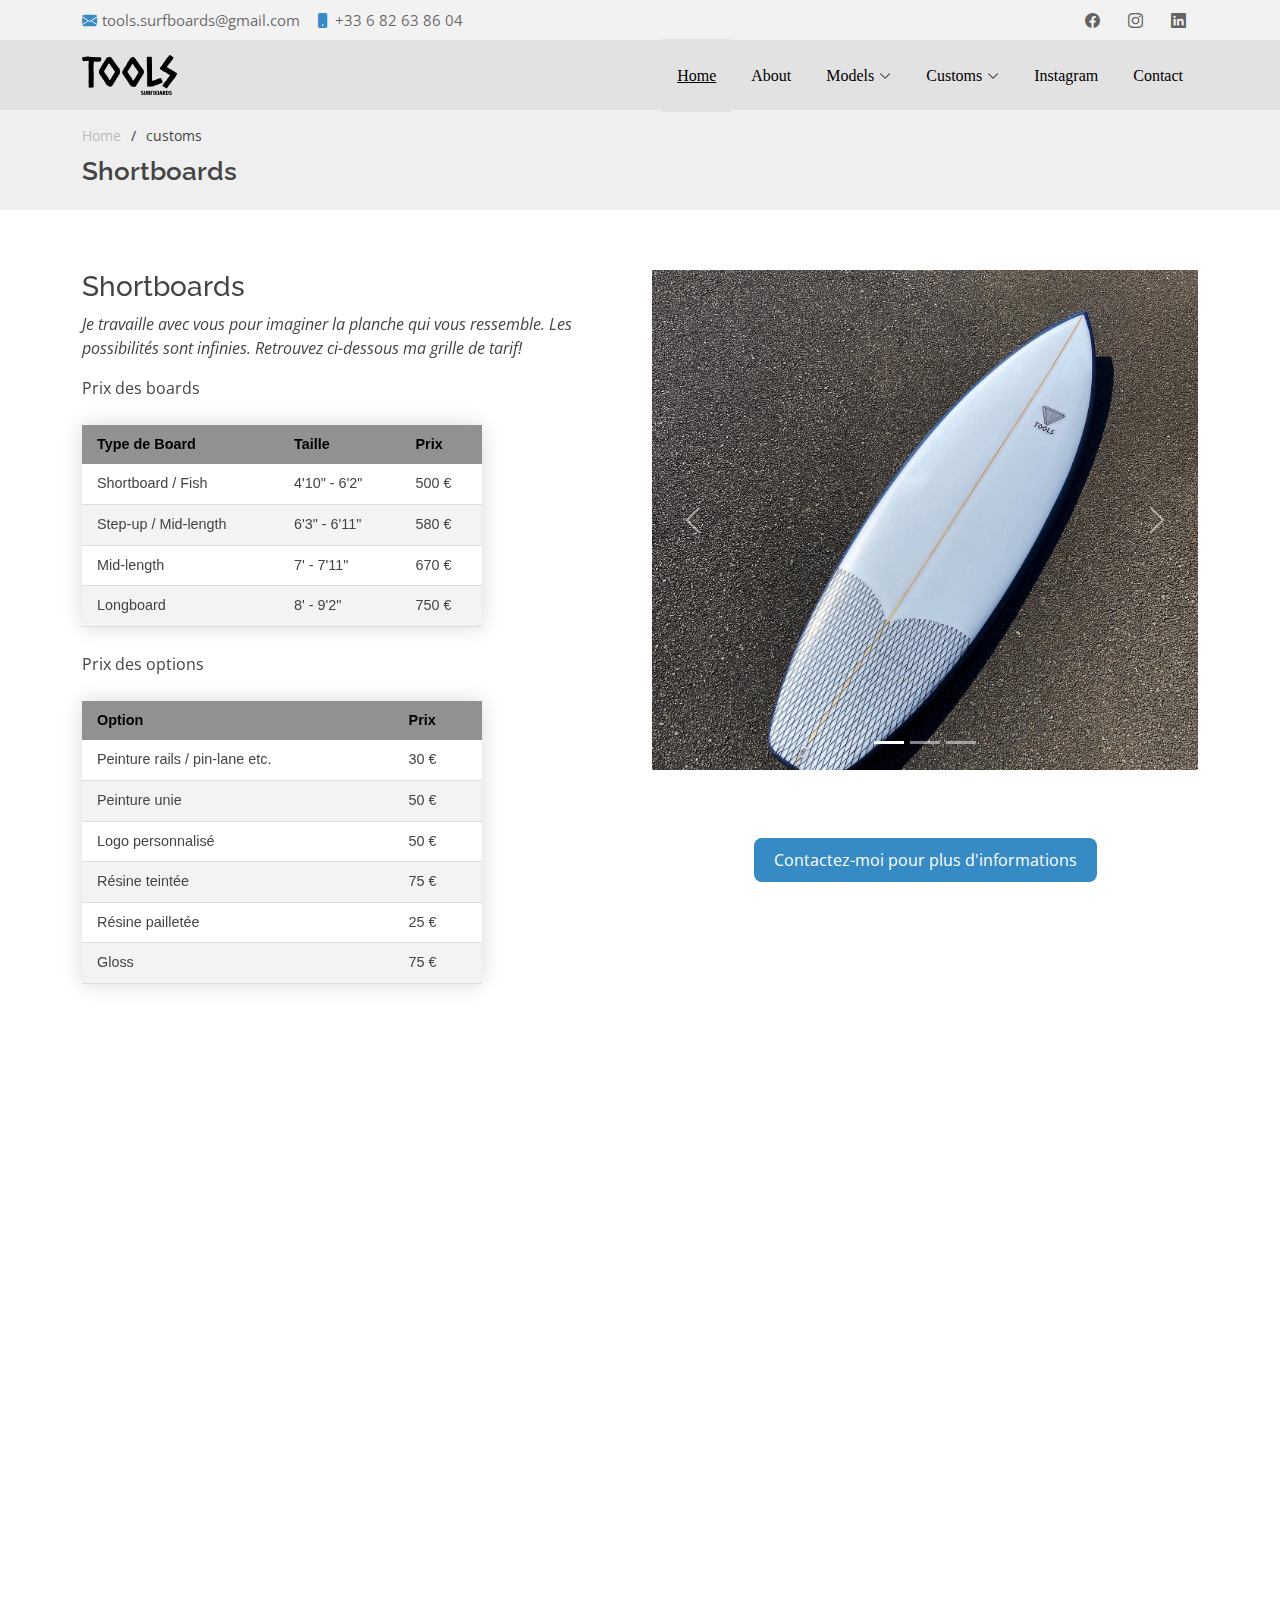
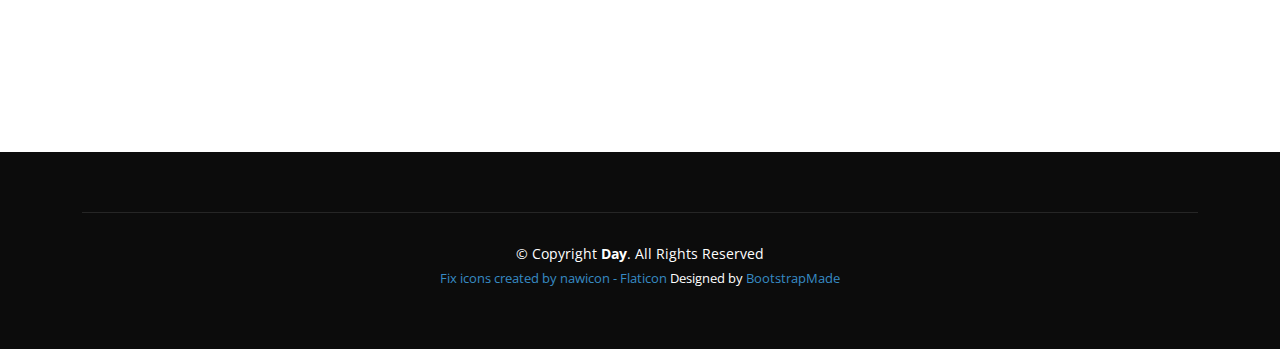
<file: shortboard.html>
<!DOCTYPE html>
<html lang="en">

<head>
  <meta charset="utf-8">
  <meta content="width=device-width, initial-scale=1.0" name="viewport">

  <title>>Shortboard | Tools surfboards | shaper en Vendée</title>
  <meta content="Shortboard, planche de surf custom shapé en Vendée | Tools Surfboards" name="description">
  <meta content="" name="keywords">

  <!-- Favicons -->
  <link href="assets/img/maintenance.png" rel="icon">
  <link href="assets/img/apple-touch-icon.png" rel="apple-touch-icon">

  <!-- Google Fonts -->
  <link href="https://fonts.googleapis.com/css?family=Open+Sans:300,300i,400,400i,600,600i,700,700i|Raleway:300,300i,400,400i,500,500i,600,600i,700,700i|Poppins:300,300i,400,400i,500,500i,600,600i,700,700i" rel="stylesheet">

  <!-- Vendor CSS Files -->
  <link href="assets/vendor/aos/aos.css" rel="stylesheet">
  <link href="assets/vendor/bootstrap/css/bootstrap.min.css" rel="stylesheet">
  <link href="assets/vendor/bootstrap-icons/bootstrap-icons.css" rel="stylesheet">
  <link href="assets/vendor/boxicons/css/boxicons.min.css" rel="stylesheet">
  <link href="assets/vendor/glightbox/css/glightbox.min.css" rel="stylesheet">
  <link href="assets/vendor/swiper/swiper-bundle.min.css" rel="stylesheet">

  <!-- Template Main CSS File -->
  <link href="assets/css/style.css" rel="stylesheet">

  <!-- =======================================================
  * Template Name: Day - v4.9.1
  * Template URL: https://bootstrapmade.com/day-multipurpose-html-template-for-free/
  * Author: BootstrapMade.com
  * License: https://bootstrapmade.com/license/
  ======================================================== -->
</head>

<body>

   <!-- ======= Top Bar ======= -->
   <section id="topbar" class="d-flex align-items-center">
    <div class="container d-flex justify-content-center justify-content-md-between">
      <div class="contact-info d-flex align-items-center">
        <i class="bi bi-envelope-fill"></i><a href="mailto:contact@example.com">tools.surfboards@gmail.com</a>
        <i class="bi bi-phone-fill phone-icon"></i> +33 6 82 63 86 04
      </div>
      <div class="social-links d-none d-md-block">
        <a href="#" class="facebook"><i class="bi bi-facebook"></i></a>
        <a href="#" class="instagram"><i class="bi bi-instagram"></i></a>
        <a href="#" class="linkedin"><i class="bi bi-linkedin"></i></i></a>
      </div>
    </div>
  </section>

  <!-- ======= Header ======= -->
  <header id="header" class="d-flex align-items-center">
    <div class="container d-flex align-items-center justify-content-between">

      <!-- <h1 class="logo"><a href="index.html">Tools Surfboards</a></h1> -->
      <!-- Uncomment below if you prefer to use an image logo -->
      <a href="index.html" class="logo"><img src="assets/img/logo-tools.png" alt="" class="img-fluid"></a>

      <nav id="navbar" class="navbar">
        <ul>
          <li><a class="nav-link scrollto active" href="index.html">Home</a></li>
          <li><a class="nav-link scrollto" href="index.html#about">About</a></li>
          <li class="dropdown"><a href="index.html#portfolio"><span>Models</span> <i class="bi bi-chevron-down"></i></a>
            <ul>
              <li><a href="mini-simmons-details.html">Mini Simmons</a></li>
              <li><a href="maquereau-details.html">El Maquereau</a></li>
              <li><a href="bullet-details.html">Bullet</a></li>
              <li><a href="semi-gun-details.html">Semi-gun</a></li>
            </ul>
          </li>
          <li class="dropdown"><a href="#customs"><span>Customs</span> <i class="bi bi-chevron-down"></i></a>
            <ul>
              <li><a href="classic-fish.html">Twin</a></li>
              <li><a href="shortboard.html">Shortboard</a></li>
              <li><a href="step-up.html">Step-up</a></li>
              <li><a href="mid-length.html">Mid-length</a></li>
              <li><a href="longboard.html">Longboard</a></li>
            </ul>
          <li><a class="nav-link scrollto " href="index.html#instagram">Instagram</a></li>

          <li><a class="nav-link scrollto" href="index.html#contact">Contact</a></li>

        </ul>
        <i class="bi bi-list mobile-nav-toggle"></i>
      </nav><!-- .navbar -->

    </div>
  </header><!-- End Header -->

  <main id="main">

    <!-- ======= Breadcrumbs ======= -->
    <section id="breadcrumbs" class="breadcrumbs">
      <div class="container">

        <ol>
          <li><a href="index.html">Home</a></li>
          <li>customs</li>
        </ol>
        <h2>Shortboards</h2>

      </div>
    </section><!-- End Breadcrumbs -->

    <section id="description" class="description">
      <div class="container">

        <div class="row">
          <div class="col-lg-6 order-1 order-lg-2" data-aos="fade-left">
          </head>
          <body>
            <div id="carouselExampleIndicators" class="carousel slide" data-bs-ride="carousel">
              <div class="carousel-indicators">
                <button type="button" data-bs-target="#carouselExampleIndicators" data-bs-slide-to="0" class="active" aria-current="true" aria-label="Slide 1"></button>
                <button type="button" data-bs-target="#carouselExampleIndicators" data-bs-slide-to="1" aria-label="Slide 2"></button>
                <button type="button" data-bs-target="#carouselExampleIndicators" data-bs-slide-to="2" aria-label="Slide 3"></button>
              </div>
              <div class="carousel-inner">
                <div class="carousel-item active">
                  <img src="assets/img/customs/Shortboard/shortboard1.jpg" class="d-block w-100" alt="assets/img/customs/Shortboard/shortboard1.jpg">
                </div>
                <div class="carousel-item">
                  <img src="assets/img/customs/Shortboard/shortboard2.jpg" class="d-block w-100" alt="assets/img/customs/Shortboard/shortboard2.jpg">
                </div>
                <div class="carousel-item">
                  <img src="assets/img/customs/Shortboard/shortboard3.jpg" class="d-block w-100" alt="assets/img/customs/Shortboard/shortboard3.jpg">
                </div>
              </div>
              <button class="carousel-control-prev" type="button" data-bs-target="#carouselExampleIndicators" data-bs-slide="prev">
                <span class="carousel-control-prev-icon" aria-hidden="true"></span>
                <span class="visually-hidden">Previous</span>
              </button>
              <button class="carousel-control-next" type="button" data-bs-target="#carouselExampleIndicators" data-bs-slide="next">
                <span class="carousel-control-next-icon" aria-hidden="true"></span>
                <span class="visually-hidden">Next</span>
              </button>
            </div>
            <div class="button-container">
              <button class="paperform" data-paperform-id="tools-surfboards-contact" data-popup-button="1">Contactez-moi pour plus d'informations</button><script>(function() { var script = document.createElement('script'); script.src = "https://paperform.co/__embed.min.js";document.body.appendChild(script); })()</script>          <!-- TO DO :  Slider sur la photo -->
              </div>
          <!-- TO DO :  Slider sur la photo -->
          </div>
          <div class="col-lg-6 pt-4 pt-lg-0 order-2 order-lg-1 content" data-aos="fade-right">
            <h3>Shortboards</h3>
            <p class="fst-italic">
              Je travaille avec vous pour imaginer la planche qui vous ressemble. Les possibilités sont infinies. Retrouvez ci-dessous ma grille de tarif!
           </p>

          <caption> Prix des boards</caption>
          <table class="styled-table">
            <thead>
                <tr>
                    <th>Type de Board</th>
                    <th>Taille</th>
                    <th>Prix</th>
                </tr>
            </thead>
            <tbody>
                <tr>
                    <td>Shortboard / Fish</td>
                    <td>4'10" - 6'2"</td>
                    <td>500 €</td>
                </tr>
                <tr>
                    <td>Step-up / Mid-length</td>
                    <td>6'3" - 6'11"</td>
                    <td>580 €</td>
                </tr>
                <tr>
                  <td>Mid-length</td>
                  <td>7' - 7'11"</td>
                  <td>670 €</td>
                </tr>
                <tr class="active-row">
                  <td>Longboard</td>
                  <td>8' - 9'2"</td>
                  <td>750 €</td>
                </tr>
            </tbody>
          </table>

          <caption> Prix des options</caption>

          <table class="styled-table">
            <thead>
                <tr>
                    <th>Option</th>
                    <th>Prix</th>
                </tr>
            </thead>
            <tbody>
                <tr>
                    <td>Peinture rails / pin-lane etc.</td>
                    <td>30 €</td>
                </tr>
                <tr>
                    <td>Peinture unie</td>
                    <td>50 €</td>
                </tr>
                <tr>
                  <td>Logo personnalisé</td>
                  <td>50 €</td>
                </tr>
                <tr>
                  <td>Résine teintée</td>
                  <td>75 €</td>
                </tr>
                <tr>
                  <td>Résine pailletée</td>
                  <td>25 €</td>
                </tr>
                <tr>
                  <td>Gloss</td>
                  <td>75 €</td>
                </tr>
            </tbody>
          </table>
          
          </div>
        </div>

      </div>
    </section><!-- End About Section -->
  </main><!-- End #main -->

  <section id="contact" class="contact">
    <div class="container">

      <div class="row" data-aos="fade-up">
        <div class="col-lg-6">
          <div class="info-box mb-4">
            <i class="bx bx-map"></i>
            <h3>Adresse</h3>
            <p>18 rue Charles Nicolle, 85100 Les Sables d'Olonne</p>
          </div>
        </div>

        <div class="col-lg-3 col-md-6">
          <div class="info-box  mb-4">
            <i class="bx bx-envelope"></i>
            <h3>Mon email</h3>
            <p>tools.surfboards@gmail.com/p>
          </div>
        </div>

        <div class="col-lg-3 col-md-6">
          <div class="info-box  mb-4">
            <i class="bx bx-phone-call"></i>
            <h3>Appelez-moi !</h3>
            <p>+33 6 82 63 86 04</p>
          </div>
        </div>

      </div>

      <div class="row" data-aos="fade-up">

        <div class="col-lg-6 ">
           
          <iframe class="mb-4 mb-lg-0" src="https://www.google.com/maps/embed?pb=!1m18!1m12!1m3!1d2755.5465185348316!2d-1.7506655008480325!3d46.507851837656006!2m3!1f0!2f0!3f0!3m2!1i1024!2i768!4f13.1!3m3!1m2!1s0x4804436c5b1e7d5b%3A0x5043252df75943b7!2sTools%20Surfboards!5e0!3m2!1sfr!2sfr!4v1671264213134!5m2!1sfr!2sfr" frameborder="0" style="border:0; width: 100%; height: 384px;" allowfullscreen></iframe>
        </div>

        <div class="col-lg-6">
          <form action="forms/contact.php" method="post" role="form" class="php-email-form">
            <div class="row">
              <div class="col-md-6 form-group">
                <input type="text" name="name" class="form-control" id="name" placeholder="Ton Nom" required>
              </div>
              <div class="col-md-6 form-group mt-3 mt-md-0">
                <input type="email" class="form-control" name="email" id="email" placeholder="Ton email" required>
              </div>
            </div>
            <div class="form-group mt-3">
              <input type="text" class="form-control" name="subject" id="subject" placeholder="Objet" required>
            </div>
            <div class="form-group mt-3">
              <textarea class="form-control" name="message" rows="5" placeholder="Message" required></textarea>
            </div>
            <div class="my-3">
              <div class="loading">Chargement</div>
              <div class="error-message"></div>
              <div class="sent-message">Votre message a bien été envoyé, merci!</div>
            </div>
            <div class="text-center"><button type="submit">Envoyer le message</button></div>
          </form>
        </div>

      </div>

    </div>
  </section><!-- End Contact Section -->

</main><!-- End #main -->

<!-- ======= Footer ======= -->
<footer id="footer">
  <div class="footer-top">


  <div class="container">
    <div class="copyright">
      &copy; Copyright <strong><span>Day</span></strong>. All Rights Reserved
    </div>
    <div class="credits">
      <a href="https://www.flaticon.com/free-icons/fix" title="fix icons">Fix icons created by nawicon - Flaticon</a>


      <!-- All the links in the footer should remain intact. -->
      <!-- You can delete the links only if you purchased the pro version. -->
      <!-- Licensing information: https://bootstrapmade.com/license/ -->
      <!-- Purchase the pro version with working PHP/AJAX contact form: https://bootstrapmade.com/day-multipurpose-html-template-for-free/ -->
      Designed by <a href="https://bootstrapmade.com/">BootstrapMade</a>
    </div>
  </div>
</footer><!-- End Footer -->

<a href="#" class="back-to-top d-flex align-items-center justify-content-center"><i class="bi bi-arrow-up-short"></i></a>
<div id="preloader"></div>

<!-- Vendor JS Files -->
<script src="assets/vendor/aos/aos.js"></script>
<script src="assets/vendor/bootstrap/js/bootstrap.bundle.min.js"></script>
<script src="assets/vendor/glightbox/js/glightbox.min.js"></script>
<script src="assets/vendor/isotope-layout/isotope.pkgd.min.js"></script>
<script src="assets/vendor/swiper/swiper-bundle.min.js"></script>
<script src="assets/vendor/php-email-form/validate.js"></script>
<script language="JavaScript" type="text/javascript">
  $(document).ready(function(){
    $('.carousel').carousel({
      interval: 2000
    })
  });    
</script>
<!-- Template Main JS File -->
<script src="assets/js/main.js"></script>

</body>

</html>
</file>
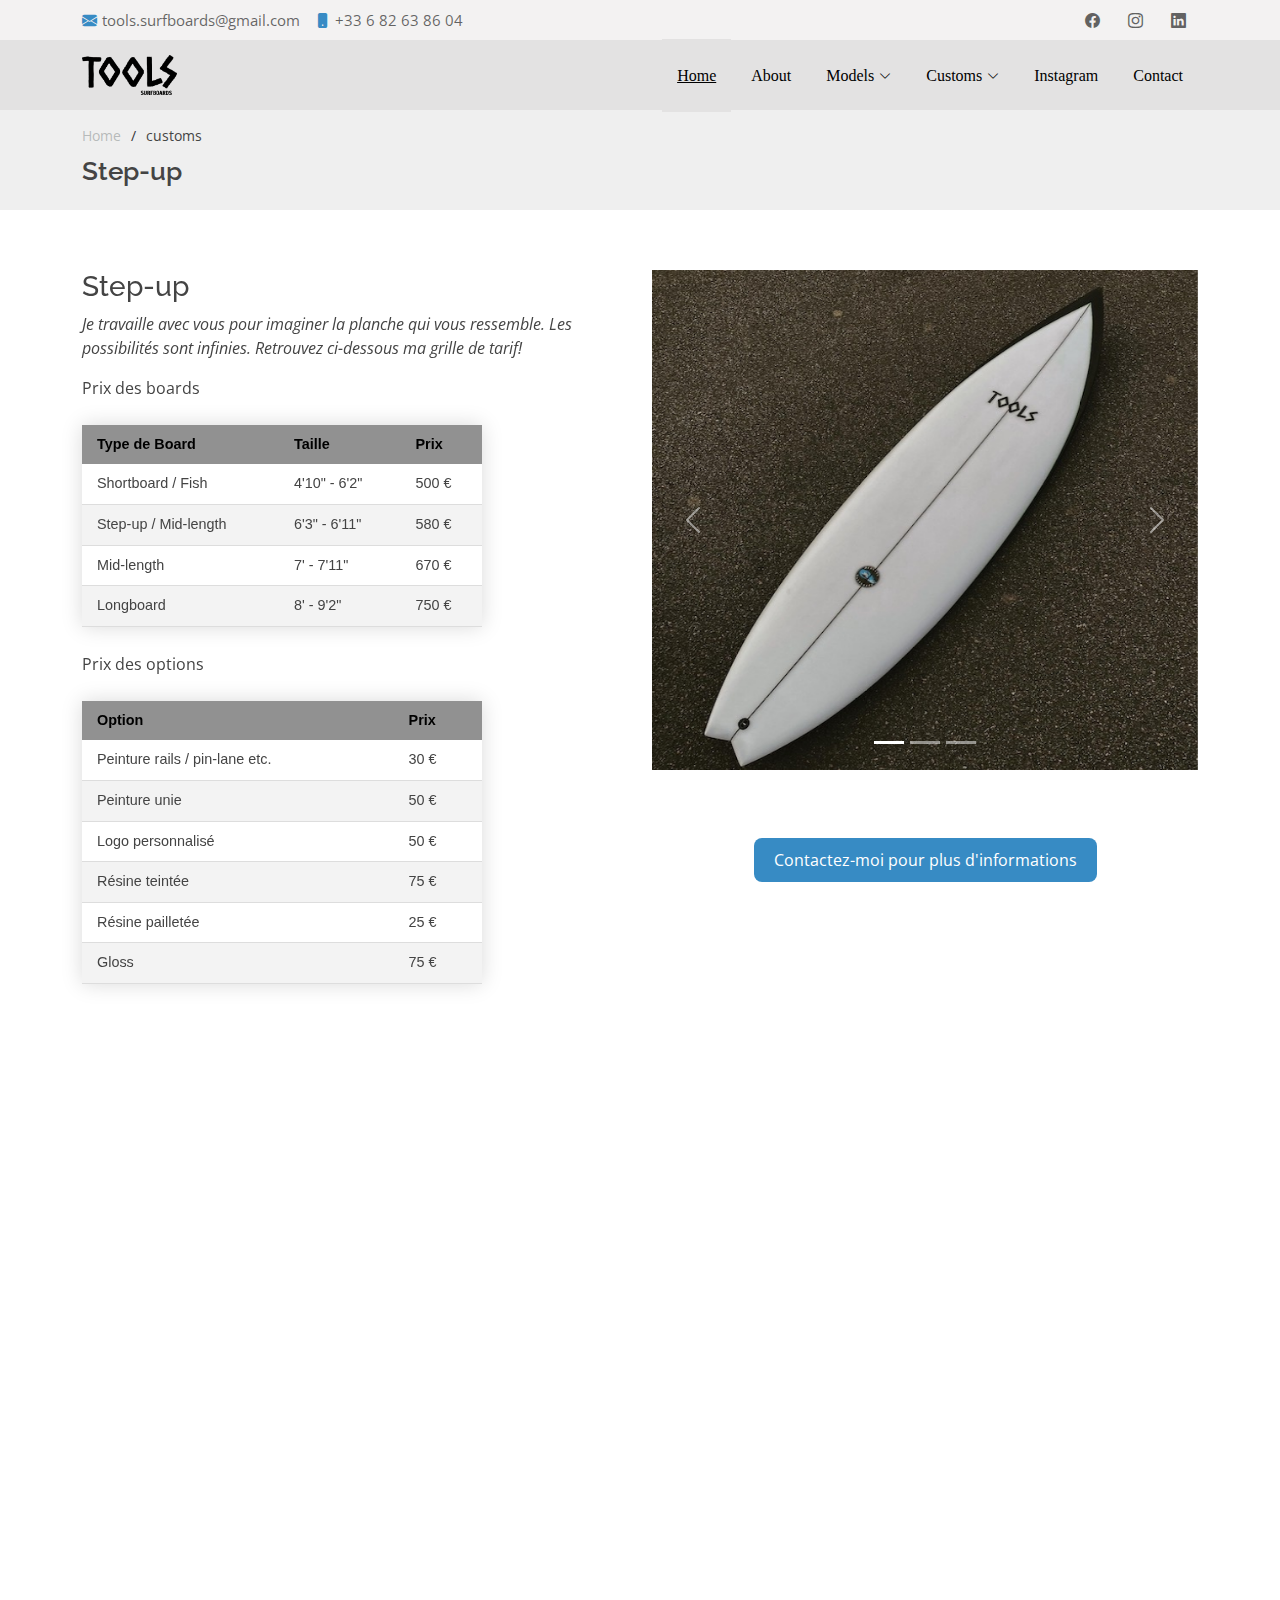
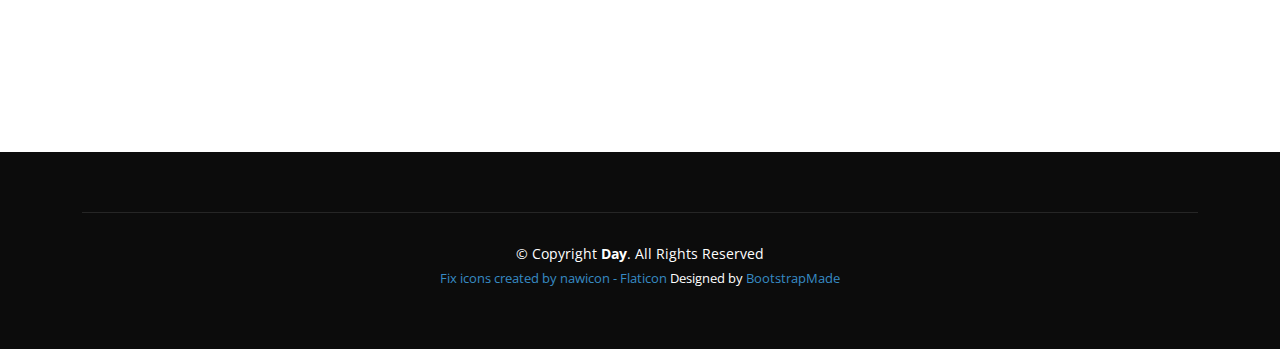
<file: step-up.html>
<!DOCTYPE html>
<html lang="en">

<head>
  <meta charset="utf-8">
  <meta content="width=device-width, initial-scale=1.0" name="viewport">

  <title>>Step-up | Tools surfboards | shaper en Vendée</title>
  <meta content="Step-up, planche de surf custom shapé en Vendée | Tools Surfboards" name="description">
  <meta content="" name="keywords">

  <!-- Favicons -->
  <link href="assets/img/maintenance.png" rel="icon">
  <link href="assets/img/apple-touch-icon.png" rel="apple-touch-icon">

  <!-- Google Fonts -->
  <link href="https://fonts.googleapis.com/css?family=Open+Sans:300,300i,400,400i,600,600i,700,700i|Raleway:300,300i,400,400i,500,500i,600,600i,700,700i|Poppins:300,300i,400,400i,500,500i,600,600i,700,700i" rel="stylesheet">

  <!-- Vendor CSS Files -->
  <link href="assets/vendor/aos/aos.css" rel="stylesheet">
  <link href="assets/vendor/bootstrap/css/bootstrap.min.css" rel="stylesheet">
  <link href="assets/vendor/bootstrap-icons/bootstrap-icons.css" rel="stylesheet">
  <link href="assets/vendor/boxicons/css/boxicons.min.css" rel="stylesheet">
  <link href="assets/vendor/glightbox/css/glightbox.min.css" rel="stylesheet">
  <link href="assets/vendor/swiper/swiper-bundle.min.css" rel="stylesheet">

  <!-- Template Main CSS File -->
  <link href="assets/css/style.css" rel="stylesheet">

  <!-- =======================================================
  * Template Name: Day - v4.9.1
  * Template URL: https://bootstrapmade.com/day-multipurpose-html-template-for-free/
  * Author: BootstrapMade.com
  * License: https://bootstrapmade.com/license/
  ======================================================== -->
</head>

<body>

   <!-- ======= Top Bar ======= -->
   <section id="topbar" class="d-flex align-items-center">
    <div class="container d-flex justify-content-center justify-content-md-between">
      <div class="contact-info d-flex align-items-center">
        <i class="bi bi-envelope-fill"></i><a href="mailto:contact@example.com">tools.surfboards@gmail.com</a>
        <i class="bi bi-phone-fill phone-icon"></i> +33 6 82 63 86 04
      </div>
      <div class="social-links d-none d-md-block">
        <a href="#" class="facebook"><i class="bi bi-facebook"></i></a>
        <a href="#" class="instagram"><i class="bi bi-instagram"></i></a>
        <a href="#" class="linkedin"><i class="bi bi-linkedin"></i></i></a>
      </div>
    </div>
  </section>

  <!-- ======= Header ======= -->
  <header id="header" class="d-flex align-items-center">
    <div class="container d-flex align-items-center justify-content-between">

      <!-- <h1 class="logo"><a href="index.html">Tools Surfboards</a></h1> -->
      <!-- Uncomment below if you prefer to use an image logo -->
      <a href="index.html" class="logo"><img src="assets/img/logo-tools.png" alt="" class="img-fluid"></a>

      <nav id="navbar" class="navbar">
        <ul>
          <li><a class="nav-link scrollto active" href="index.html">Home</a></li>
          <li><a class="nav-link scrollto" href="index.html#about">About</a></li>
          <li class="dropdown"><a href="index.html#portfolio"><span>Models</span> <i class="bi bi-chevron-down"></i></a>
            <ul>
              <li><a href="mini-simmons-details.html">Mini Simmons</a></li>
              <li><a href="maquereau-details.html">El Maquereau</a></li>
              <li><a href="bullet-details.html">Bullet</a></li>
              <li><a href="semi-gun-details.html">Semi-gun</a></li>
            </ul>
          </li>
          <li class="dropdown"><a href="#customs"><span>Customs</span> <i class="bi bi-chevron-down"></i></a>
            <ul>
              <li><a href="classic-fish.html">Twin</a></li>
              <li><a href="shortboard.html">Shortboard</a></li>
              <li><a href="step-up.html">Step-up</a></li>
              <li><a href="mid-length.html">Mid-length</a></li>
              <li><a href="longboard.html">Longboard</a></li>
            </ul>
          <li><a class="nav-link scrollto " href="index.html#instagram">Instagram</a></li>

          <li><a class="nav-link scrollto" href="index.html#contact">Contact</a></li>

        </ul>
        <i class="bi bi-list mobile-nav-toggle"></i>
      </nav><!-- .navbar -->

    </div>
  </header><!-- End Header -->

  <main id="main">

    <!-- ======= Breadcrumbs ======= -->
    <section id="breadcrumbs" class="breadcrumbs">
      <div class="container">

        <ol>
          <li><a href="index.html">Home</a></li>
          <li>customs</li>
        </ol>
        <h2>Step-up</h2>

      </div>
    </section><!-- End Breadcrumbs -->

    <section id="description" class="description">
      <div class="container">

        <div class="row">
          <div class="col-lg-6 order-1 order-lg-2" data-aos="fade-left">

            <div id="carouselExampleIndicators" class="carousel slide" data-bs-ride="carousel">
              <div class="carousel-indicators">
                <button type="button" data-bs-target="#carouselExampleIndicators" data-bs-slide-to="0" class="active" aria-current="true" aria-label="Slide 1"></button>
                <button type="button" data-bs-target="#carouselExampleIndicators" data-bs-slide-to="1" aria-label="Slide 2"></button>
                <button type="button" data-bs-target="#carouselExampleIndicators" data-bs-slide-to="2" aria-label="Slide 3"></button>
              </div>
              <div class="carousel-inner">
                <div class="carousel-item active">
                  <img src="assets/img/customs/Step up/stepup1.jpg" class="d-block w-100 h-100" alt="assets/img/customs/Step up/stepup1.jpg">
                </div>
                <div class="carousel-item">
                  <img src="assets/img/customs/Step up/stepup3.jpg" class="d-block w-100 h-100" alt="assets/img/customs/Step up/stepup3.jpg">
                </div>
              </div>
              <button class="carousel-control-prev" type="button" data-bs-target="#carouselExampleIndicators" data-bs-slide="prev">
                <span class="carousel-control-prev-icon" aria-hidden="true"></span>
                <span class="visually-hidden">Previous</span>
              </button>
              <button class="carousel-control-next" type="button" data-bs-target="#carouselExampleIndicators" data-bs-slide="next">
                <span class="carousel-control-next-icon" aria-hidden="true"></span>
                <span class="visually-hidden">Next</span>
              </button>
            </div>
            <div class="button-container">
              <button class="paperform" data-paperform-id="tools-surfboards-contact" data-popup-button="1">Contactez-moi pour plus d'informations</button><script>(function() { var script = document.createElement('script'); script.src = "https://paperform.co/__embed.min.js";document.body.appendChild(script); })()</script>          <!-- TO DO :  Slider sur la photo -->
              </div>
          <!-- TO DO :  Slider sur la photo -->
          </div>
          <div class="col-lg-6 pt-4 pt-lg-0 order-2 order-lg-1 content" data-aos="fade-right">
            <h3>Step-up</h3>
            <p class="fst-italic">
              Je travaille avec vous pour imaginer la planche qui vous ressemble. Les possibilités sont infinies. Retrouvez ci-dessous ma grille de tarif!
           </p>

          <caption> Prix des boards</caption>
          <table class="styled-table">
            <thead>
                <tr>
                    <th>Type de Board</th>
                    <th>Taille</th>
                    <th>Prix</th>
                </tr>
            </thead>
            <tbody>
                <tr>
                    <td>Shortboard / Fish</td>
                    <td>4'10" - 6'2"</td>
                    <td>500 €</td>
                </tr>
                <tr>
                    <td>Step-up / Mid-length</td>
                    <td>6'3" - 6'11"</td>
                    <td>580 €</td>
                </tr>
                <tr>
                  <td>Mid-length</td>
                  <td>7' - 7'11"</td>
                  <td>670 €</td>
                </tr>
                <tr class="active-row">
                  <td>Longboard</td>
                  <td>8' - 9'2"</td>
                  <td>750 €</td>
                </tr>
            </tbody>
          </table>

          <caption> Prix des options</caption>

          <table class="styled-table">
            <thead>
                <tr>
                    <th>Option</th>
                    <th>Prix</th>
                </tr>
            </thead>
            <tbody>
                <tr>
                    <td>Peinture rails / pin-lane etc.</td>
                    <td>30 €</td>
                </tr>
                <tr>
                    <td>Peinture unie</td>
                    <td>50 €</td>
                </tr>
                <tr>
                  <td>Logo personnalisé</td>
                  <td>50 €</td>
                </tr>
                <tr>
                  <td>Résine teintée</td>
                  <td>75 €</td>
                </tr>
                <tr>
                  <td>Résine pailletée</td>
                  <td>25 €</td>
                </tr>
                <tr>
                  <td>Gloss</td>
                  <td>75 €</td>
                </tr>
            </tbody>
          </table>
          
          </div>
        </div>

      </div>
    </section><!-- End About Section -->
  </main><!-- End #main -->

  <section id="contact" class="contact">
    <div class="container">

      <div class="row" data-aos="fade-up">
        <div class="col-lg-6">
          <div class="info-box mb-4">
            <i class="bx bx-map"></i>
            <h3>Adresse</h3>
            <p>18 rue Charles Nicolle, 85100 Les Sables d'Olonne</p>
          </div>
        </div>

        <div class="col-lg-3 col-md-6">
          <div class="info-box  mb-4">
            <i class="bx bx-envelope"></i>
            <h3>Mon email</h3>
            <p>tools.surfboards@gmail.com/p>
          </div>
        </div>

        <div class="col-lg-3 col-md-6">
          <div class="info-box  mb-4">
            <i class="bx bx-phone-call"></i>
            <h3>Appelez-moi !</h3>
            <p>+33 6 82 63 86 04</p>
          </div>
        </div>

      </div>

      <div class="row" data-aos="fade-up">

        <div class="col-lg-6 ">
           
          <iframe class="mb-4 mb-lg-0" src="https://www.google.com/maps/embed?pb=!1m18!1m12!1m3!1d2755.5465185348316!2d-1.7506655008480325!3d46.507851837656006!2m3!1f0!2f0!3f0!3m2!1i1024!2i768!4f13.1!3m3!1m2!1s0x4804436c5b1e7d5b%3A0x5043252df75943b7!2sTools%20Surfboards!5e0!3m2!1sfr!2sfr!4v1671264213134!5m2!1sfr!2sfr" frameborder="0" style="border:0; width: 100%; height: 384px;" allowfullscreen></iframe>
        </div>

        <div class="col-lg-6">
          <form action="forms/contact.php" method="post" role="form" class="php-email-form">
            <div class="row">
              <div class="col-md-6 form-group">
                <input type="text" name="name" class="form-control" id="name" placeholder="Ton Nom" required>
              </div>
              <div class="col-md-6 form-group mt-3 mt-md-0">
                <input type="email" class="form-control" name="email" id="email" placeholder="Ton email" required>
              </div>
            </div>
            <div class="form-group mt-3">
              <input type="text" class="form-control" name="subject" id="subject" placeholder="Objet" required>
            </div>
            <div class="form-group mt-3">
              <textarea class="form-control" name="message" rows="5" placeholder="Message" required></textarea>
            </div>
            <div class="my-3">
              <div class="loading">Chargement</div>
              <div class="error-message"></div>
              <div class="sent-message">Votre message a bien été envoyé, merci!</div>
            </div>
            <div class="text-center"><button type="submit">Envoyer le message</button></div>
          </form>
        </div>

      </div>

    </div>
  </section><!-- End Contact Section -->

</main><!-- End #main -->

<!-- ======= Footer ======= -->
<footer id="footer">
  <div class="footer-top">


  <div class="container">
    <div class="copyright">
      &copy; Copyright <strong><span>Day</span></strong>. All Rights Reserved
    </div>
    <div class="credits">
      <a href="https://www.flaticon.com/free-icons/fix" title="fix icons">Fix icons created by nawicon - Flaticon</a>


      <!-- All the links in the footer should remain intact. -->
      <!-- You can delete the links only if you purchased the pro version. -->
      <!-- Licensing information: https://bootstrapmade.com/license/ -->
      <!-- Purchase the pro version with working PHP/AJAX contact form: https://bootstrapmade.com/day-multipurpose-html-template-for-free/ -->
      Designed by <a href="https://bootstrapmade.com/">BootstrapMade</a>
    </div>
  </div>
</footer><!-- End Footer -->

<a href="#" class="back-to-top d-flex align-items-center justify-content-center"><i class="bi bi-arrow-up-short"></i></a>
<div id="preloader"></div>

<!-- Vendor JS Files -->
<script src="assets/vendor/aos/aos.js"></script>
<script src="assets/vendor/bootstrap/js/bootstrap.bundle.min.js"></script>
<script src="assets/vendor/glightbox/js/glightbox.min.js"></script>
<script src="assets/vendor/isotope-layout/isotope.pkgd.min.js"></script>
<script src="assets/vendor/swiper/swiper-bundle.min.js"></script>
<script src="assets/vendor/php-email-form/validate.js"></script>
<script language="JavaScript" type="text/javascript">
  $(document).ready(function(){
    $('.carousel').carousel({
      interval: 2000
    })
  });    
</script>
<!-- Template Main JS File -->
<script src="assets/js/main.js"></script>

</body>

</html>
</file>
<file: assets/css/style.css>
/**
* Template Name: Day - v4.9.1
* Template URL: https://bootstrapmade.com/day-multipurpose-html-template-for-free/
* Author: BootstrapMade.com
* License: https://bootstrapmade.com/license/
*/

/*--------------------------------------------------------------
# General
--------------------------------------------------------------*/
body {
  font-family: "Open Sans", sans-serif;
  color: #444444;
}

a {
  color: #80868685;
  text-decoration: none;
}

a:hover {
  color: #0e1214;
  text-decoration: none;
}

h1,
h2,
h3,
h4,
h5,
h6 {
  font-family: "Raleway", sans-serif;
}

/*--------------------------------------------------------------
# Back to top button
--------------------------------------------------------------*/
.back-to-top {
  position: fixed;
  visibility: hidden;
  opacity: 0;
  right: 15px;
  bottom: 15px;
  z-index: 996;
  background: #378bc4;
  width: 40px;
  height: 40px;
  transition: all 0.4s;
}

.back-to-top i {
  font-size: 28px;
  color: #fff;
  line-height: 0;
}

.back-to-top:hover {
  background: #378bc4;
  color: #fff;
}

.back-to-top.active {
  visibility: visible;
  opacity: 1;
}

/*--------------------------------------------------------------
# Preloader
--------------------------------------------------------------*/
#preloader {
  position: fixed;
  top: 0;
  left: 0;
  right: 0;
  bottom: 0;
  z-index: 9999;
  overflow: hidden;
  background: #fff;
}

#preloader:before {
  content: "";
  position: fixed;
  top: calc(50% - 30px);
  left: calc(50% - 30px);
  border: 6px solid #378bc4;
  border-top-color: #efefef;
  border-radius: 50%;
  width: 60px;
  height: 60px;
  -webkit-animation: animate-preloader 1s linear infinite;
  animation: animate-preloader 1s linear infinite;
}

@-webkit-keyframes animate-preloader {
  0% {
    transform: rotate(0deg);
  }

  100% {
    transform: rotate(360deg);
  }
}

@keyframes animate-preloader {
  0% {
    transform: rotate(0deg);
  }

  100% {
    transform: rotate(360deg);
  }
}

/*--------------------------------------------------------------
# Disable aos animation delay on mobile devices
--------------------------------------------------------------*/
@media screen and (max-width: 768px) {
  [data-aos-delay] {
    transition-delay: 0 !important;
  }
}

/*--------------------------------------------------------------
# Top Bar
--------------------------------------------------------------*/
#topbar {
  background: #f3f2f2;
  font-size: 15px;
  height: 40px;
  padding: 0;
  color: rgba(0, 0, 0, 0.6);
}

#topbar .contact-info a {
  line-height: 0;
  color: rgba(0, 0, 0, 0.6);
  transition: 0.3s;
}

#topbar .contact-info a:hover {
  color: rgb(4, 42, 116);
}

#topbar .contact-info i {
  color: #378bc4;
  line-height: 0;
  margin-right: 5px;
}

#topbar .contact-info .phone-icon {
  margin-left: 15px;
}

#topbar .social-links a {
  color: rgba(0, 0, 0, 0.6);
  padding: 4px 12px;
  display: inline-block;
  line-height: 1px;
  transition: 0.3s;
}

#topbar .social-links a:hover {
  color: rgb(4, 42, 116);
}

/*--------------------------------------------------------------
# Header
--------------------------------------------------------------*/
#header {
  background: #e3e2e2;
  transition: all 0.5s;
  z-index: 997;
  height: 70px;
}

#header.fixed-top {
  background: #e3e2e2;
}

#header .logo {
  font-size: 30px;
  margin: 0;
  padding: 0;
  line-height: 1;
  font-weight: 700;
  letter-spacing: 2px;
  text-transform: uppercase;
}

#header .logo a {
  color: rgb(0, 0, 0);
}

#header .logo img {
  max-height: 40px;
}

.scrolled-offset {
  margin-top: 70px;
}

/*--------------------------------------------------------------
# Navigation Menu
--------------------------------------------------------------*/
/**
* Desktop Navigation 
*/
.navbar {
  font-family: Cardo serif !important;
  padding: 0;
}

.navbar ul {
  margin: 0;
  padding: 0;
  display: flex;
  list-style: none;
  align-items: center;
}

.navbar li {
  position: relative;
}

.navbar>ul>li {
  margin-left: 5px;
}

.navbar a,
.navbar a:focus {
  display: flex;
  align-items: center;
  justify-content: space-between;
  padding: 25px 15px 24px 15px;
  font-size: 16px;
  color: rgb(0, 0, 0);
  white-space: nowrap;
  transition: 0.3s;
}

.navbar a i,
.navbar a:focus i {
  font-size: 12px;
  line-height: 0;
  margin-left: 5px;
}

.navbar a:hover,
.navbar .active,
.navbar .active:focus,
.navbar li:hover>a {
  background: #e3e2e2;
  text-decoration: underline;
}

.navbar .dropdown ul {
  display: block;
  position: absolute;
  left: 0;
  top: calc(100% + 30px);
  margin: 0;
  padding: 10px 0;
  z-index: 99;
  opacity: 0;
  visibility: hidden;
  background: #fff;
  box-shadow: 0px 0px 30px rgba(127, 137, 161, 0.25);
  transition: 0.3s;
}

.navbar .dropdown ul li {
  min-width: 200px;
}

.navbar .dropdown ul a {
  padding: 10px 20px;
  color: #191919;
}

.navbar .dropdown ul a i {
  font-size: 12px;
}

.navbar .dropdown ul a:hover,
.navbar .dropdown ul .active:hover,
.navbar .dropdown ul li:hover>a {
  color: #fff;
}

.navbar .dropdown:hover>ul {
  opacity: 1;
  top: 100%;
  visibility: visible;
}

.navbar .dropdown .dropdown ul {
  top: 0;
  left: calc(100% - 30px);
  visibility: hidden;
}

.navbar .dropdown .dropdown:hover>ul {
  opacity: 1;
  top: 0;
  left: 100%;
  visibility: visible;
}

@media (max-width: 1366px) {
  .navbar .dropdown .dropdown ul {
    left: -90%;
  }

  .navbar .dropdown .dropdown:hover>ul {
    left: -100%;
  }
}

/**
* Mobile Navigation 
*/
.mobile-nav-toggle {
  color: #fff;
  font-size: 28px;
  cursor: pointer;
  display: none;
  line-height: 0;
  transition: 0.5s;
}

.mobile-nav-toggle.bi-x {
  color: #378bc4;
}

@media (max-width: 991px) {
  .mobile-nav-toggle {
    display: block;
  }

  .navbar ul {
    display: none;
  }
}

.navbar-mobile {
  position: fixed;
  overflow: hidden;
  top: 0;
  right: 0;
  left: 0;
  bottom: 0;
  background: rgba(0, 0, 0, 0.9);
  transition: 0.3s;
  z-index: 999;
}

.navbar-mobile .mobile-nav-toggle {
  position: absolute;
  top: 15px;
  right: 15px;
}

.navbar-mobile ul {
  display: block;
  position: absolute;
  top: 55px;
  right: 15px;
  bottom: 15px;
  left: 15px;
  padding: 10px 0;
  background-color: #fff;
  overflow-y: auto;
  transition: 0.3s;
}

.navbar-mobile a,
.navbar-mobile a:focus {
  padding: 10px 20px;
  font-size: 15px;
  color: #191919;
}

.navbar-mobile a:hover,
.navbar-mobile .active,
.navbar-mobile li:hover>a {
  color: #378bc4;
  background: none;
}

.navbar-mobile .getstarted,
.navbar-mobile .getstarted:focus {
  margin: 15px;
}

.navbar-mobile .dropdown ul {
  position: static;
  display: none;
  margin: 10px 20px;
  padding: 10px 0;
  z-index: 99;
  opacity: 1;
  visibility: visible;
  background: #fff;
  box-shadow: 0px 0px 30px rgba(127, 137, 161, 0.25);
}

.navbar-mobile .dropdown ul li {
  min-width: 200px;
}

.navbar-mobile .dropdown ul a {
  padding: 10px 20px;
}

.navbar-mobile .dropdown ul a i {
  font-size: 12px;
}

.navbar-mobile .dropdown ul a:hover,
.navbar-mobile .dropdown ul .active:hover,
.navbar-mobile .dropdown ul li:hover>a {
  color: #378bc4;
}

.navbar-mobile .dropdown>.dropdown-active {
  display: block;
}

/*--------------------------------------------------------------
# Hero Section
--------------------------------------------------------------*/
#hero {
  width: 100%;
  height: calc(100vh - 110px);
  position: relative;
}

#hero:before {
  content: "";
  background: rgba(0, 0, 0, 0.5);
  position: absolute;
  bottom: 0;
  top: 0;
  left: 0;
  right: 0;
}
.video-container{
  width: 100vw;
  height: 100vh;
}
    
iframe {
  position: absolute;
  top: 50%;
  left: 50%;
  width: 100vw;
  height: 100vh;
  transform: translate(-50%, -50%);
}
#hero h1 {
  margin: 0 0 0 0;
  font-size: 48px;
  font-weight: 700;
  line-height: 56px;
  text-transform: uppercase;
  color: #fff;
}

#hero h2 {
  color: #eee;
  margin-bottom: 30px;
  font-size: 24px;
}

#hero .btn-get-started {
  font-family: "Raleway", sans-serif;
  text-transform: uppercase;
  font-weight: 500;
  font-size: 14px;
  letter-spacing: 0.5px;
  display: inline-block;
  padding: 10px 28px;
  transition: 0.5s;
  border: 2px solid #fff;
  color: #fff;
}

#hero .btn-get-started:hover {
  background: #378bc4;
  border-color: #378bc4;
}

@media (min-aspect-ratio: 16/9) {
  .video-container iframe {
    /* height = 100 * (9 / 16) = 56.25 */
    height: 56.25vw;
  }
}
    
@media (max-aspect-ratio: 16/9) {
  .video-container iframe {
    /* width = 100 / (9 / 16) = 177.777777 */
    width: 177.78vh;
  }
}
@media (min-width: 1024px) {
  #hero {
    background-attachment: fixed;
  }
}

@media (max-width: 768px) {
  #hero {
    text-align: center;
  }

  #hero .container {
    padding-top: 40px;
  }

  #hero h1 {
    font-size: 28px;
    line-height: 36px;
  }

  #hero h2 {
    font-size: 18px;
    line-height: 24px;
    margin-bottom: 30px;
  }
}

/*--------------------------------------------------------------
# Sections General
--------------------------------------------------------------*/
section {
  padding: 60px 0;
  overflow: hidden;
}

.section-title {
  text-align: center;
  padding: 30px 0;
  position: relative;
}

.section-title h2 {
  font-size: 32px;
  font-weight: 700;
  text-transform: uppercase;
  margin-bottom: 20px;
  padding-bottom: 0;
  color: #191919;
  position: relative;
  z-index: 2;
}

.section-title span {
  position: absolute;
  top: 30px;
  color: #f4f4f4;
  left: 0;
  right: 0;
  z-index: 1;
  font-weight: 700;
  font-size: 52px;
  text-transform: uppercase;
  line-height: 0;
}

.section-title p {
  margin-bottom: 0;
  position: relative;
  z-index: 2;
}

@media (max-width: 575px) {
  .section-title h2 {
    font-size: 28px;
    margin-bottom: 15px;
  }

  .section-title span {
    font-size: 38px;
  }
}

/*--------------------------------------------------------------
# About
--------------------------------------------------------------*/
.about .content h3 {
  font-weight: 600;
  font-size: 26px;
}

.about .content ul {
  list-style: none;
  padding: 0;
}

.about .content ul li {
  padding-bottom: 10px;
}

.about .content ul i {
  font-size: 20px;
  padding-right: 4px;
  color: #cc1616;
}

.about .content p:last-child {
  margin-bottom: 0;
}

/*--------------------------------------------------------------
# Why Us
--------------------------------------------------------------*/
.why-us {
  padding-top: 10px;
}

.why-us .box {
  padding: 50px 30px;
  box-shadow: 0px 2px 15px rgba(0, 0, 0, 0.1);
  transition: all ease-in-out 0.3s;
}

.why-us .box span {
  display: block;
  font-size: 28px;
  font-weight: 700;
  color: #ed5b5b;
}

.why-us .box h4 {
  font-size: 24px;
  font-weight: 600;
  padding: 0;
  margin: 20px 0;
  color: #191919;
}

.why-us .box p {
  color: #aaaaaa;
  font-size: 15px;
  margin: 0;
  padding: 0;
}

.why-us .box:hover {
  background: #378bc4;
  padding: 30px 30px 70px 30px;
  box-shadow: 10px 15px 30px rgba(0, 0, 0, 0.18);
}

.why-us .box:hover span,
.why-us .box:hover h4,
.why-us .box:hover p {
  color: #fff;
}

/*--------------------------------------------------------------
# Clients
--------------------------------------------------------------*/
.clients {
  background: #f2f2f2;
  padding: 15px 0;
  text-align: center;
}

.clients img {
  width: 50%;
  filter: grayscale(100);
  transition: all 0.4s ease-in-out;
  display: inline-block;
  padding: 15px 0;
}

.clients img:hover {
  filter: none;
  transform: scale(1.2);
}

@media (max-width: 768px) {
  .clients img {
    width: 40%;
  }
}

/*--------------------------------------------------------------
# Services
--------------------------------------------------------------*/
.services .icon-box {
  text-align: center;
  padding: 80px 20px;
  transition: all ease-in-out 0.3s;
  box-shadow: 0px 2px 15px rgba(0, 0, 0, 0.1);
}

.services .icon-box .icon {
  margin: 0 auto;
  width: 64px;
  height: 64px;
  background: #cc1616;
  transition: all 0.3s ease-out 0s;
  display: flex;
  align-items: center;
  justify-content: center;
  margin-bottom: 20px;
  transform-style: preserve-3d;
}

.services .icon-box .icon i {
  color: #fff;
  font-size: 28px;
}

.services .icon-box .icon::before {
  position: absolute;
  content: "";
  left: -8px;
  top: -8px;
  height: 100%;
  width: 100%;
  background: #fce5e5;
  transition: all 0.3s ease-out 0s;
  transform: translateZ(-1px);
}

.services .icon-box h4 {
  font-weight: 700;
  margin-bottom: 15px;
  font-size: 24px;
}

.services .icon-box h4 a {
  color: #191919;
}

.services .icon-box p {
  line-height: 24px;
  font-size: 14px;
  margin-bottom: 0;
}

.services .icon-box:hover {
  background: #378bc4;
  border-color: #378bc4;
  padding: 70px 20px 90px 20px;
}

.services .icon-box:hover .icon {
  background: #fff;
}

.services .icon-box:hover .icon i {
  color: #cc1616;
}

.services .icon-box:hover .icon::before {
  background: #e82d2d;
}

.services .icon-box:hover h4 a,
.services .icon-box:hover p {
  color: #fff;
}

/*--------------------------------------------------------------
# Cta
--------------------------------------------------------------*/
.cta {
  background: linear-gradient(rgba(2, 2, 2, 0.5), rgba(0, 0, 0, 0.5)), url("../img/cta-bg.jpg") fixed center center;
  background-size: cover;
  padding: 120px 0;
}

.cta h3 {
  color: #fff;
  font-size: 28px;
  font-weight: 700;
}

.cta p {
  color: #fff;
}

.cta .cta-btn {
  font-family: "Raleway", sans-serif;
  text-transform: uppercase;
  font-weight: 500;
  font-size: 14px;
  letter-spacing: 1px;
  display: inline-block;
  padding: 10px 28px;
  transition: 0.5s;
  margin-top: 10px;
  border: 2px solid #fff;
  color: #fff;
}

.cta .cta-btn:hover {
  background: #378bc4;
  border: 2px solid #378bc4;
}

/*--------------------------------------------------------------
# Portfolio
--------------------------------------------------------------*/
.portfolio #portfolio-flters {
  padding: 0;
  margin: 0 auto 25px auto;
  list-style: none;
  text-align: center;
  border-radius: 50px;
}

.portfolio #portfolio-flters li {
  cursor: pointer;
  display: inline-block;
  padding: 10px 15px;
  font-size: 15px;
  font-weight: 500;
  line-height: 1;
  text-transform: uppercase;
  color: #444444;
  margin-bottom: 5px;
  transition: all 0.3s ease-in-out;
  font-family: "Poppins", sans-serif;
}

.portfolio #portfolio-flters li:hover,
.portfolio #portfolio-flters li.filter-active {
  color: #378bc4;
}

.portfolio #portfolio-flters li:last-child {
  margin-right: 0;
}

.portfolio .portfolio-item {
  margin-bottom: 30px;
}

.portfolio .portfolio-item .portfolio-info {
  opacity: 0;
  position: absolute;
  left: 30px;
  right: 30px;
  bottom: 0;
  z-index: 3;
  transition: all ease-in-out 0.3s;
  background: rgba(255, 255, 255, 0.9);
  padding: 15px;
}

.portfolio .portfolio-item .portfolio-info h4 {
  font-size: 18px;
  color: #fff;
  font-weight: 600;
  color: #191919;
}

.portfolio .portfolio-item .portfolio-info p {
  color: #4c4c4c;
  font-size: 14px;
  margin-bottom: 0;
}

.portfolio .portfolio-item .portfolio-info .preview-link,
.portfolio .portfolio-item .portfolio-info .details-link {
  position: absolute;
  right: 40px;
  font-size: 24px;
  top: calc(50% - 18px);
  color: #333333;
}

.portfolio .portfolio-item .portfolio-info .preview-link:hover,
.portfolio .portfolio-item .portfolio-info .details-link:hover {
  color: #378bc4;
}

.portfolio .portfolio-item .portfolio-info .details-link {
  right: 10px;
}

.portfolio .portfolio-item .portfolio-links {
  opacity: 0;
  left: 0;
  right: 0;
  text-align: center;
  z-index: 3;
  position: absolute;
  transition: all ease-in-out 0.3s;
}

.portfolio .portfolio-item .portfolio-links a {
  color: #fff;
  margin: 0 2px;
  font-size: 28px;
  display: inline-block;
  transition: 0.3s;
}

.portfolio .portfolio-item .portfolio-links a:hover {
  color: #378bc4;
}

.portfolio .portfolio-item:hover .portfolio-info {
  opacity: 1;
  bottom: 20px;
}

/*--------------------------------------------------------------
# Portfolio Details
--------------------------------------------------------------*/
.portfolio-details {
  padding-top: 40px;
}

.portfolio-details .portfolio-details-slider img {
  width: 80%;
  height: 80%;
}

.portfolio-details .portfolio-details-slider .swiper-pagination {
  margin-top: 20px;
  position: relative;
}

.portfolio-details .portfolio-details-slider .swiper-pagination .swiper-pagination-bullet {
  width: 12px;
  height: 12px;
  background-color: #fff;
  opacity: 1;
  border: 1px solid #378bc4;
}

.portfolio-details .portfolio-details-slider .swiper-pagination .swiper-pagination-bullet-active {
  background-color: #378bc4;
}

.portfolio-details .portfolio-info {
  padding: 30px;
  box-shadow: 0px 0 30px rgba(25, 25, 25, 0.08);
}

.portfolio-details .portfolio-info h3 {
  font-size: 22px;
  font-weight: 700;
  margin-bottom: 20px;
  padding-bottom: 20px;
  border-bottom: 1px solid #eee;
}

.portfolio-details .portfolio-info ul {
  list-style: none;
  padding: 0;
  font-size: 15px;
}

.portfolio-details .portfolio-info ul li+li {
  margin-top: 10px;
}

.portfolio-details .portfolio-description {
  padding-top: 30px;
}

.portfolio-details .portfolio-description h2 {
  font-size: 26px;
  font-weight: 700;
  margin-bottom: 20px;
}

.portfolio-details .portfolio-description p {
  padding: 0;
  text-justify: auto;
}

/*--------------------------------------------------------------
# Pricing
--------------------------------------------------------------*/
.pricing .box {
  padding: 20px;
  background: #f9f9f9;
  text-align: center;
  border-radius: 8px;
  position: relative;
  overflow: hidden;
}

.pricing .box h3 {
  font-weight: 400;
  padding: 15px;
  font-size: 18px;
  text-transform: uppercase;
  font-weight: 600;
  color: #191919;
}

.pricing .box h4 {
  font-size: 42px;
  color: #378bc4;
  font-weight: 500;
  font-family: "Open Sans", sans-serif;
  margin-bottom: 20px;
}

.pricing .box h4 sup {
  font-size: 20px;
  top: -15px;
  left: -3px;
}

.pricing .box h4 span {
  color: #bababa;
  font-size: 16px;
  font-weight: 300;
}

.pricing .box ul {
  padding: 0;
  list-style: none;
  color: #191919;
  text-align: center;
  line-height: 20px;
  font-size: 14px;
}

.pricing .box ul li {
  padding-bottom: 16px;
}

.pricing .box ul i {
  color: #378bc4;
  font-size: 18px;
  padding-right: 4px;
}

.pricing .box ul .na {
  color: #ccc;
  text-decoration: line-through;
}

.pricing .box .btn-wrap {
  padding: 15px;
  text-align: center;
}

.pricing .box .btn-buy {
  background: #378bc4;
  display: inline-block;
  padding: 10px 40px;
  color: #fff;
  transition: none;
  font-size: 14px;
  font-weight: 400;
  font-family: "Raleway", sans-serif;
  font-weight: 600;
  transition: 0.3s;
}

.pricing .box .btn-buy:hover {
  background: #378bc4;
}

.pricing .featured {
  background: #378bc4;
  box-shadow: none;
  color: #fff;
}

.pricing .featured h3,
.pricing .featured h4,
.pricing .featured ul,
.pricing .featured ul li,
.pricing .featured ul .na {
  color: #fff;
}

.pricing .featured h4 span {
  color: rgba(255, 255, 255, 0.58);
}

.pricing .featured .btn-wrap {
  padding: 15px;
  text-align: center;
}

.pricing .featured .btn-buy {
  background: rgba(255, 255, 255, 0.2);
}

.pricing .featured .btn-buy:hover {
  background: #fff;
  color: #378bc4;
}

/*--------------------------------------------------------------
# Team
--------------------------------------------------------------*/
.team .member {
  text-align: center;
  margin-bottom: 20px;
  box-shadow: 0px 0px 12px 0px rgba(0, 0, 0, 0.1);
  padding: 30px 20px;
  background: #fff;
}

.team .member img {
  max-width: 60%;
  border-radius: 50%;
  margin: 0 0 30px 0;
}

.team .member h4 {
  font-weight: 700;
  margin-bottom: 2px;
  font-size: 18px;
}

.team .member span {
  font-style: italic;
  display: block;
  font-size: 13px;
}

.team .member p {
  padding-top: 10px;
  font-size: 14px;
  font-style: italic;
  color: #aaaaaa;
}

.team .member .social {
  margin-top: 15px;
}

.team .member .social a {
  color: #919191;
  transition: 0.3s;
}

.team .member .social a:hover {
  color: #378bc4;
}

.team .member .social i {
  font-size: 18px;
  margin: 0 2px;
}

/*--------------------------------------------------------------
# Contact
--------------------------------------------------------------*/
.contact .info-box {
  color: #444444;
  text-align: center;
  box-shadow: 0 0 30px rgba(214, 215, 216, 0.6);
  padding: 20px 0 30px 0;
}

.contact .info-box i {
  font-size: 32px;
  color: #378bc4;
  border-radius: 50%;
  padding: 8px;
  border: 2px dotted #a0def5;
}

.contact .info-box h3 {
  font-size: 20px;
  color: #777777;
  font-weight: 700;
  margin: 10px 0;
}

.contact .info-box p {
  padding: 0;
  line-height: 24px;
  font-size: 14px;
  margin-bottom: 0;
}

.contact .php-email-form {
  box-shadow: 0 0 30px rgba(214, 215, 216, 0.6);
  padding: 30px;
}

.contact .php-email-form .error-message {
  display: none;
  color: #fff;
  background: #378bc4;
  text-align: left;
  padding: 15px;
  font-weight: 600;
}

.contact .php-email-form .error-message br+br {
  margin-top: 25px;
}

.contact .php-email-form .sent-message {
  display: none;
  color: #fff;
  background: #18d26e;
  text-align: center;
  padding: 15px;
  font-weight: 600;
}

.contact .php-email-form .loading {
  display: none;
  background: #fff;
  text-align: center;
  padding: 15px;
}

.contact .php-email-form .loading:before {
  content: "";
  display: inline-block;
  border-radius: 50%;
  width: 24px;
  height: 24px;
  margin: 0 10px -6px 0;
  border: 3px solid #18d26e;
  border-top-color: #eee;
  -webkit-animation: animate-loading 1s linear infinite;
  animation: animate-loading 1s linear infinite;
}

.contact .php-email-form input,
.contact .php-email-form textarea {
  border-radius: 0;
  box-shadow: none;
  font-size: 14px;
}

.contact .php-email-form input::focus,
.contact .php-email-form textarea::focus {
  background-color: #378bc4;
}

.contact .php-email-form input {
  padding: 10px 15px;
}

.contact .php-email-form textarea {
  padding: 12px 15px;
}

.contact .php-email-form button[type=submit] {
  background: #378bc4;
  border: 0;
  padding: 10px 24px;
  color: #fff;
  transition: 0.4s;
}

.contact .php-email-form button[type=submit]:hover {
  background: #e82d2d;
}

@-webkit-keyframes animate-loading {
  0% {
    transform: rotate(0deg);
  }

  100% {
    transform: rotate(360deg);
  }
}

@keyframes animate-loading {
  0% {
    transform: rotate(0deg);
  }

  100% {
    transform: rotate(360deg);
  }
}

/*--------------------------------------------------------------
# Breadcrumbs
--------------------------------------------------------------*/
.breadcrumbs {
  padding: 15px 0;
  background: #efefef;
}

.breadcrumbs h2 {
  font-size: 26px;
  font-weight: 600;
}

.breadcrumbs ol {
  display: flex;
  flex-wrap: wrap;
  list-style: none;
  padding: 0 0 10px 0;
  margin: 0;
  font-size: 14px;
}

.breadcrumbs ol li+li {
  padding-left: 10px;
}

.breadcrumbs ol li+li::before {
  display: inline-block;
  padding-right: 10px;
  color: #333333;
  content: "/";
}

/*--------------------------------------------------------------
# Table customs
--------------------------------------------------------------*/
.styled-table {
  border-collapse: collapse;
  margin: 25px 0;
  font-size: 0.9em;
  font-family: sans-serif;
  min-width: 400px;
  box-shadow: 0 0 20px rgba(0, 0, 0, 0.15);
}
        .styled-table th,
        .styled-table td {
            padding: 9px 15px;
        }
        .styled-table thead tr {
            background-color: #919191;
            color: #000000;
            text-align: left;
        }
          .styled-table .active-row {
            font-style: bold;
          }

          .styled-table tbody tr {
              border-bottom: 1px solid #dddddd;
          }

          .styled-table tbody tr:nth-of-type(even) {
              background-color: #f3f3f3;
          }

/*--------------------------------------------------------------
# Footer
--------------------------------------------------------------*/
#footer {
  background: #0c0c0c;
  padding: 0 0 30px 0;
  color: #fff;
  font-size: 14px;
}

#footer .footer-top {
  padding: 60px 0 30px 0;
}

#footer .footer-top .footer-info {
  margin-bottom: 15px;
  background: #191919;
  color: #fff;
  border-top: 4px solid #378bc4;
  text-align: center;
  padding: 30px 20px;
}

#footer .footer-top .footer-info h3 {
  font-size: 36px;
  margin: 0 0 20px 0;
  padding: 2px 0 2px 0;
  line-height: 1;
  font-weight: 700;
}

#footer .footer-top .footer-info p {
  font-size: 14px;
  line-height: 24px;
  margin-bottom: 0;
  font-family: "Raleway", sans-serif;
}

#footer .footer-top .social-links a {
  font-size: 18px;
  display: inline-block;
  background: #262626;
  color: #fff;
  line-height: 1;
  padding: 8px 0;
  margin-right: 4px;
  border-radius: 50%;
  text-align: center;
  width: 36px;
  height: 36px;
  transition: 0.3s;
}

#footer .footer-top .social-links a:hover {
  background: #378bc4;
  color: #fff;
  text-decoration: none;
}

#footer .footer-top h4 {
  font-size: 16px;
  font-weight: 600;
  color: #fff;
  position: relative;
  padding-bottom: 12px;
}

#footer .footer-top .footer-links {
  margin-bottom: 30px;
}

#footer .footer-top .footer-links ul {
  list-style: none;
  padding: 0;
  margin: 0;
}

#footer .footer-top .footer-links ul i {
  padding-right: 2px;
  color: #5bb5ed;
  font-size: 18px;
  line-height: 1;
}

#footer .footer-top .footer-links ul li {
  padding: 10px 0;
  display: flex;
  align-items: center;
}

#footer .footer-top .footer-links ul li:first-child {
  padding-top: 0;
}

#footer .footer-top .footer-links ul a {
  color: #fff;
  transition: 0.3s;
  display: inline-block;
  line-height: 1;
}

#footer .footer-top .footer-links ul a:hover {
  color: #378bc4;
}

#footer .footer-top .footer-newsletter form {
  margin-top: 30px;
  background: #fff;
  padding: 6px 10px;
  position: relative;
  border-radius: 4;
}

#footer .footer-top .footer-newsletter form input[type=email] {
  border: 0;
  padding: 4px;
  width: calc(100% - 110px);
}

#footer .footer-top .footer-newsletter form input[type=submit] {
  position: absolute;
  top: 0;
  right: 0;
  bottom: 0;
  border: 0;
  background: none;
  font-size: 16px;
  padding: 0 20px;
  background: #378bc4;
  color: #fff;
  transition: 0.3s;
  border-radius: 4;
}

#footer .footer-top .footer-newsletter form input[type=submit]:hover {
  background: #378bc4;
}

#footer .copyright {
  border-top: 1px solid #262626;
  text-align: center;
  padding-top: 30px;
}

#footer .credits {
  padding-top: 5px;
  text-align: center;
  font-size: 13px;
  color: #fff;
}

#footer .credits a {
  color: #378bc4;
}

@media (max-width: 575px) {
  #footer .footer-top .footer-info {
    margin: -20px 0 30px 0;
  }
}

.carousel-item {
  height: 500px;
}

.paperform {
  display: inline-block;
  padding: 10px 20px; /* Adjust padding as desired */
  border-radius: 8px; /* Adjust border radius as desired */
  background-color: #378bc4; /* Adjust background color as desired */
  color: #fff; /* Adjust text color as desired */
  text-align: center;
  cursor: pointer;
  border-style: none;
}
.button-container {
  display: flex;
  justify-content: center;
  align-items: center;
  height: 20vh; /* Adjust height as desired */
}
</file>
